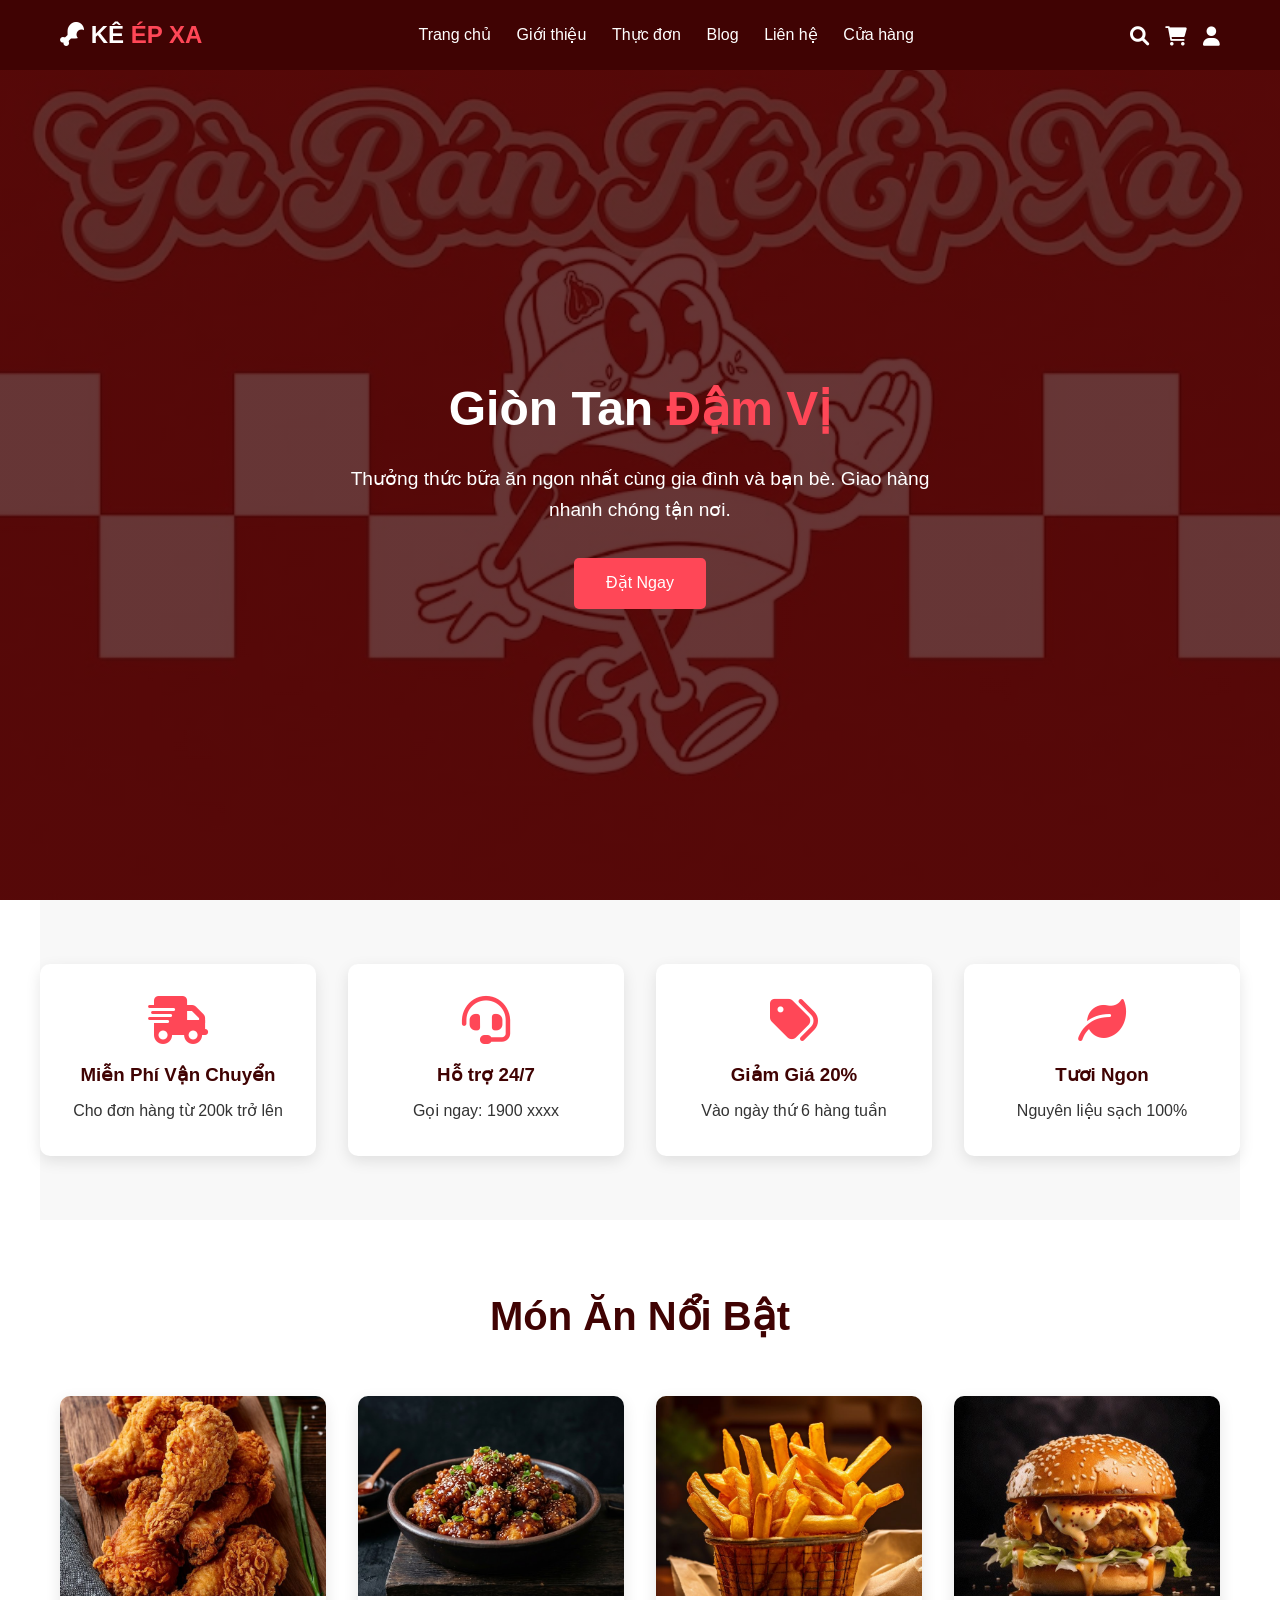
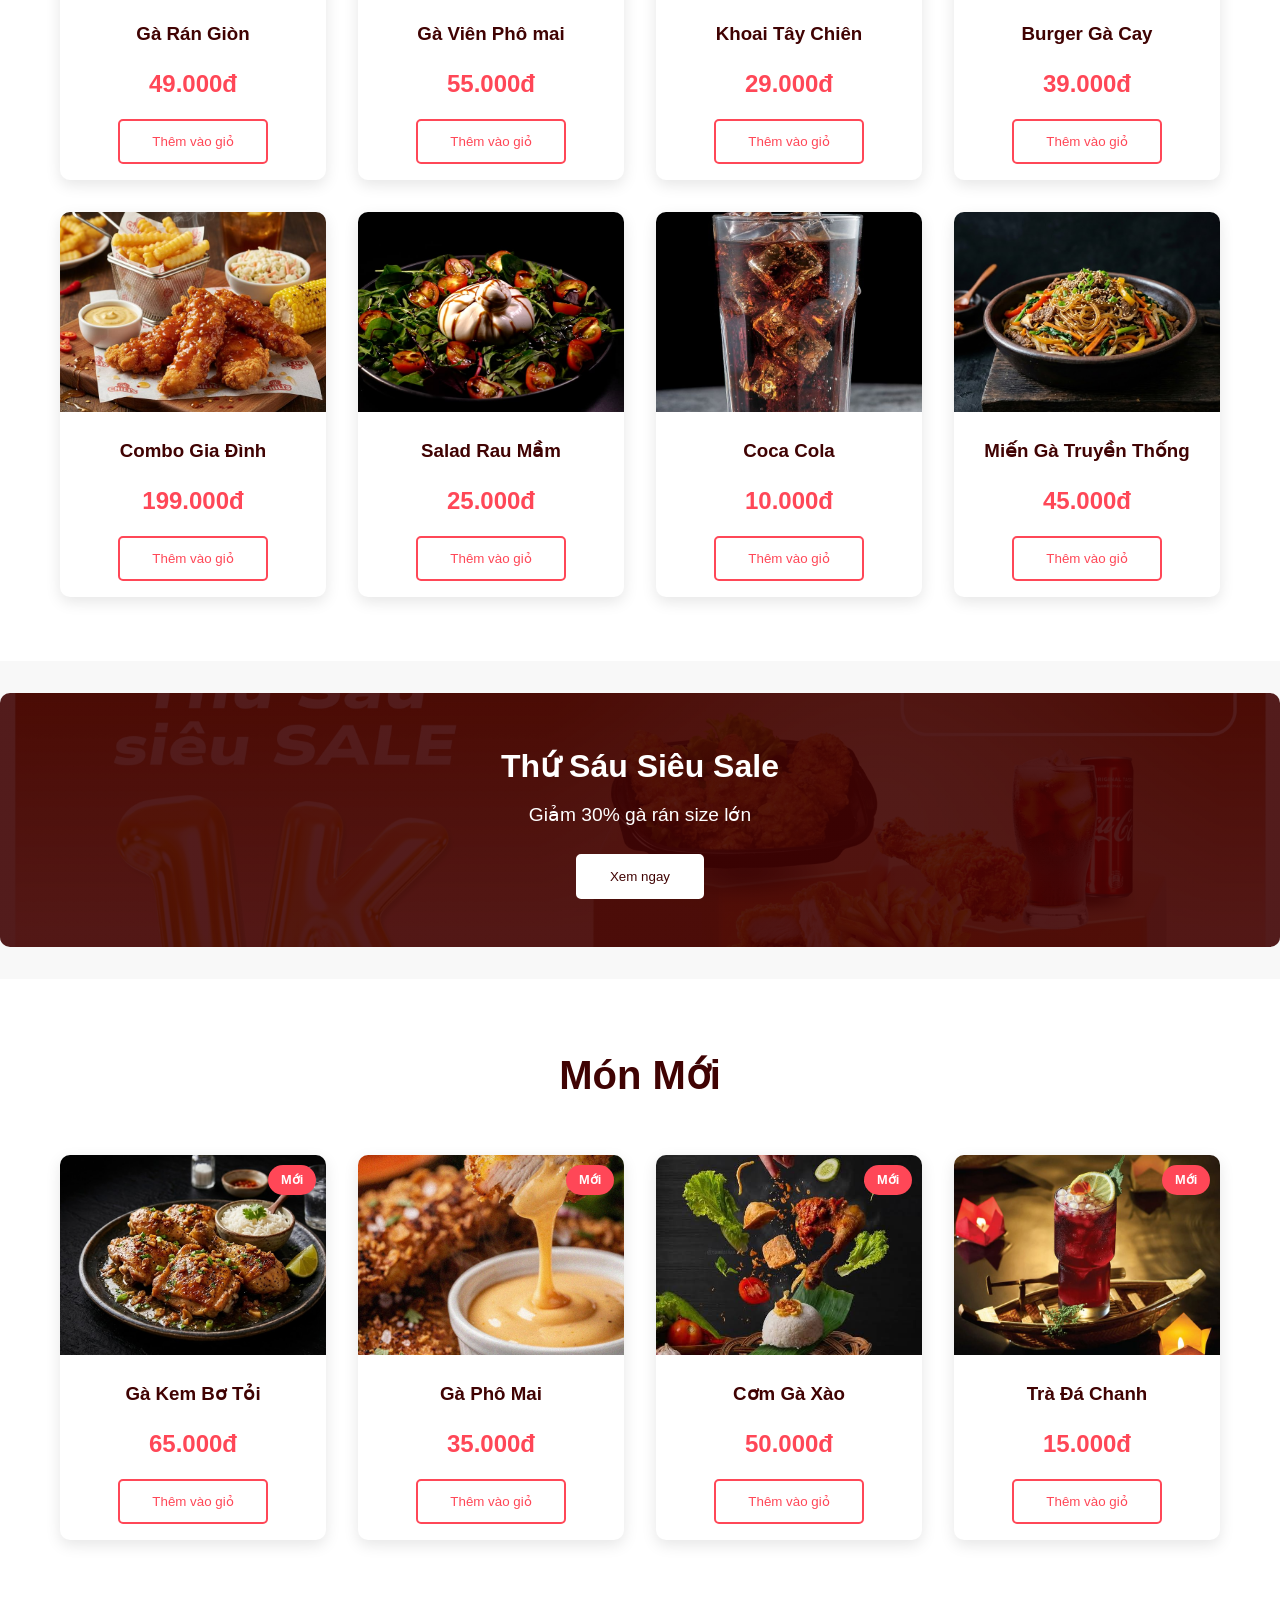
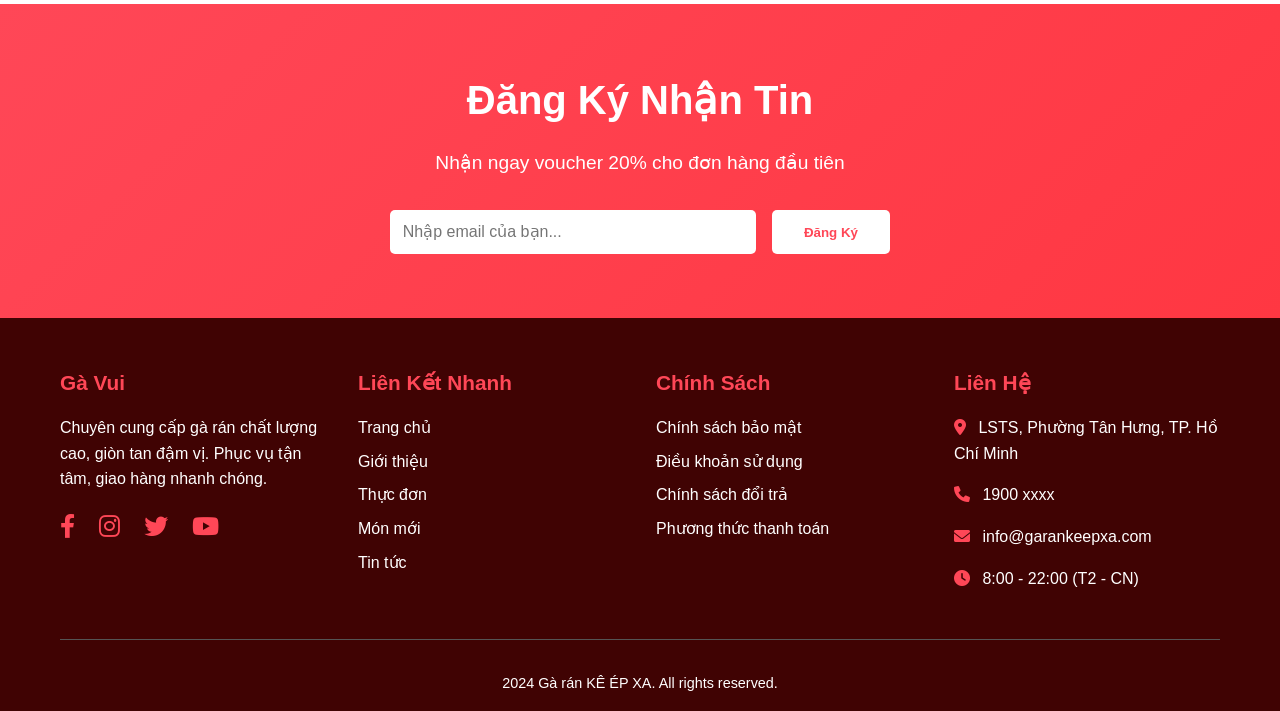
<file: index.html>
<!DOCTYPE html>
<html lang="vi">
<head>
    <meta charset="UTF-8">
    <meta name="viewport" content="width=device-width, initial-scale=1.0">
    <title>Gà Vui - Hương Vị Vàng Giòn</title>
    <link rel="stylesheet" href="./css/style.css">
    <link rel="stylesheet" href="https://cdnjs.cloudflare.com/ajax/libs/font-awesome/6.0.0/css/all.min.css">
    <script src="./js/main.js" defer></script>
</head>
<body>
    <header class="header">
        <div class="container">
            <a href="#" class="logo">
                <i class="fa-solid fa-drumstick-bite"></i> KÊ <span> ÉP XA </span>
            </a>
            <nav class="navbar">
                <a href="index.html">Trang chủ</a>
                <a href="about.html">Giới thiệu</a>
                <a href="product.html">Thực đơn </a>
                <a href="./blog.html">Blog</a>
                <a href="contact.html">Liên hệ</a>
                <a href="shop.html">Cửa hàng</a>
            </nav>
            <div class="icons">
                <i class="fa-solid fa-magnifying-glass"></i>
                <i class="fa-solid fa-cart-shopping"></i>
                <i class="fa-solid fa-user"></i> 
            </div>
        </div>
    </header>

    <section class="hero">
        <div class="hero-content">
            <h1>Giòn Tan <span class="highlight">Đậm Vị</span></h1>
            <p>Thưởng thức bữa ăn ngon nhất cùng gia đình và bạn bè. Giao hàng nhanh chóng tận nơi.</p>
            <a href="#products" class="btn btn-primary">Đặt Ngay</a>
        </div>
    </section>

  
    <section class="features container">
        <div class="feature-box">
            <i class="fa-solid fa-truck-fast"></i>
            <h3>Miễn Phí Vận Chuyển</h3>
            <p>Cho đơn hàng từ 200k trở lên</p>
        </div>
        <div class="feature-box">
            <i class="fa-solid fa-headset"></i>
            <h3>Hỗ trợ 24/7</h3>
            <p>Gọi ngay: 1900 xxxx</p>
        </div>
        <div class="feature-box">
            <i class="fa-solid fa-tags"></i>
            <h3>Giảm Giá 20%</h3>
            <p>Vào ngày thứ 6 hàng tuần</p>
        </div>
        <div class="feature-box">
            <i class="fa-solid fa-leaf"></i>
            <h3>Tươi Ngon</h3>
            <p>Nguyên liệu sạch 100%</p>
        </div>
    </section>

 
    <section class="products section-padding" id="products">
        <div class="container">
            <h2 class="section-title">Món Ăn Nổi Bật</h2>
            <div class="product-grid">
                <div class="product-card">
                    <div class="product-img">
                        <img src="./img/gà rán.jpg" alt="Gà rán">
                    </div>
                    <h3>Gà Rán Giòn</h3>
                    <p class="price">49.000đ</p>
                    <button class="btn btn-outline">Thêm vào giỏ</button>
                </div>
                <div class="product-card">
                    <div class="product-img">
                        <img src="./img/gà viên.jpg" alt="Gà viên">
                    </div>
                    <h3>Gà Viên Phô mai</h3>
                    <p class="price">55.000đ</p>
                    <button class="btn btn-outline">Thêm vào giỏ</button>
                </div>
                <div class="product-card">
                    <div class="product-img">
                        <img src="./img/khoai tây chiên.jpg" alt="Khoai tây">
                    </div>
                    <h3>Khoai Tây Chiên</h3>
                    <p class="price">29.000đ</p>
                    <button class="btn btn-outline">Thêm vào giỏ</button>
                </div>
                <div class="product-card">
                    <div class="product-img">
                        <img src="./img/burger gà.jpg" alt="Burger">
                    </div>
                    <h3>Burger Gà Cay</h3>
                    <p class="price">39.000đ</p>
                    <button class="btn btn-outline">Thêm vào giỏ</button>
                </div>
                <div class="product-card">
                    <div class="product-img">
                        <img src="./img/combo.jpg" alt="Combo">
                    </div>
                    <h3>Combo Gia Đình</h3>
                    <p class="price">199.000đ</p>
                    <button class="btn btn-outline">Thêm vào giỏ</button>
                </div>
                <div class="product-card">
                    <div class="product-img">
                        <img src="./img/salad.jpg" alt="Salad">
                    </div>
                    <h3>Salad Rau Mầm</h3>
                    <p class="price">25.000đ</p>
                    <button class="btn btn-outline">Thêm vào giỏ</button>
                </div>
                <div class="product-card">
                    <div class="product-img">
                        <img src="./img/coca.jpg" alt="Nước">
                    </div>
                    <h3>Coca Cola</h3>
                    <p class="price">10.000đ</p>
                    <button class="btn btn-outline">Thêm vào giỏ</button>
                </div>
                <div class="product-card">
                    <div class="product-img">
                        <img src="./img/miến hàn quốc.jpg" alt="Miến">
                    </div>
                    <h3>Miến Gà Truyền Thống</h3>
                    <p class="price">45.000đ</p>
                    <button class="btn btn-outline">Thêm vào giỏ</button>
                </div>
            </div>
        </div>
    </section>

<section class="sm-banner">
    <div class="banner-box">
        <div class="banner-content">
            <h3>Thứ Sáu Siêu Sale</h3>
            <p>Giảm 30% gà rán size lớn</p>
            <button class="btn btn-white">Xem ngay</button>
        </div>
    </div>
</section>

    <section class="new-products section-padding" id="new-products">
        <div class="container">
            <h2 class="section-title">Món Mới</h2>
            <div class="product-grid">
                <div class="product-card">
                    <div class="product-img">
                        <span class="new-tag">Mới</span>
                        <img src="./img/gà bơ tỏi.jpg" alt="Gà mới">
                    </div>
                    <h3>Gà Kem Bơ Tỏi</h3>
                    <p class="price">65.000đ</p>
                    <button class="btn btn-outline">Thêm vào giỏ</button>
                </div>
                <div class="product-card">
                    <div class="product-img">
                        <span class="new-tag">Mới</span>
                        <img src="./img/gà kem.jpg" alt="Gà phô mai">
                    </div>
                    <h3>Gà Phô Mai</h3>
                    <p class="price">35.000đ</p>
                    <button class="btn btn-outline">Thêm vào giỏ</button>
                </div>
                <div class="product-card">
                    <div class="product-img">
                        <span class="new-tag">Mới</span>
                        <img src="./img/cơm gà.jpg" alt="Cơm gà">
                    </div>
                    <h3>Cơm Gà Xào</h3>
                    <p class="price">50.000đ</p>
                    <button class="btn btn-outline">Thêm vào giỏ</button>
                </div>
                <div class="product-card">
                    <div class="product-img">
                        <span class="new-tag">Mới</span>
                        <img src="./img/trààchanh.jpg" alt="Trà đá">
                    </div>
                    <h3>Trà Đá Chanh</h3>
                    <p class="price">15.000đ</p>
                    <button class="btn btn-outline">Thêm vào giỏ</button>
                </div>
            </div>
        </div>
    </section>

    <section class="newsletter">
        <div class="container">
            <div class="newsletter-content">
                <h2>Đăng Ký Nhận Tin</h2>
                <p>Nhận ngay voucher 20% cho đơn hàng đầu tiên</p>
                <form class="newsletter-form">
                    <input type="email" placeholder="Nhập email của bạn...">
                    <button type="submit">Đăng Ký</button>
                </form>
            </div>
        </div>
    </section>

    <footer class="footer" id="footer">
        <div class="container">
            <div class="footer-content">
                <div class="footer-box">
                    <h3>Gà Vui</h3>
                    <p>Chuyên cung cấp gà rán chất lượng cao, giòn tan đậm vị. Phục vụ tận tâm, giao hàng nhanh chóng.</p>
                    <div class="social-links">
                        <a href="#"><i class="fa-brands fa-facebook-f"></i></a>
                        <a href="#"><i class="fa-brands fa-instagram"></i></a>
                        <a href="#"><i class="fa-brands fa-twitter"></i></a>
                        <a href="#"><i class="fa-brands fa-youtube"></i></a>
                    </div>
                </div>
                <div class="footer-box">
                    <h3>Liên Kết Nhanh</h3>
                    <ul>
                        <li><a href="index.html">Trang chủ</a></li>
                        <li><a href="about.html">Giới thiệu</a></li>
                        <li><a href="#products">Thực đơn</a></li>
                        <li><a href="#new-products">Món mới</a></li>
                        <li><a href="#">Tin tức</a></li>
                    </ul>
                </div>
                <div class="footer-box">
                    <h3>Chính Sách</h3>
                    <ul>
                        <li><a href="#">Chính sách bảo mật</a></li>
                        <li><a href="#">Điều khoản sử dụng</a></li>
                        <li><a href="#">Chính sách đổi trả</a></li>
                        <li><a href="#">Phương thức thanh toán</a></li>
                    </ul>
                </div>
                <div class="footer-box">
                    <h3>Liên Hệ</h3>
                    <p><i class="fa-solid fa-location-dot"></i> LSTS, Phường Tân Hưng, TP. Hồ Chí Minh</p>
                    <p><i class="fa-solid fa-phone"></i> 1900 xxxx</p>
                    <p><i class="fa-solid fa-envelope"></i> info@garankeepxa.com</p>
                    <p><i class="fa-solid fa-clock"></i> 8:00 - 22:00 (T2 - CN)</p>
                </div>
            </div>
            <div class="footer-bottom">
                <p> 2024 Gà rán KÊ ÉP XA. All rights reserved.</p>
            </div>
        </div>
    </footer>

</body>
</html>
</file>
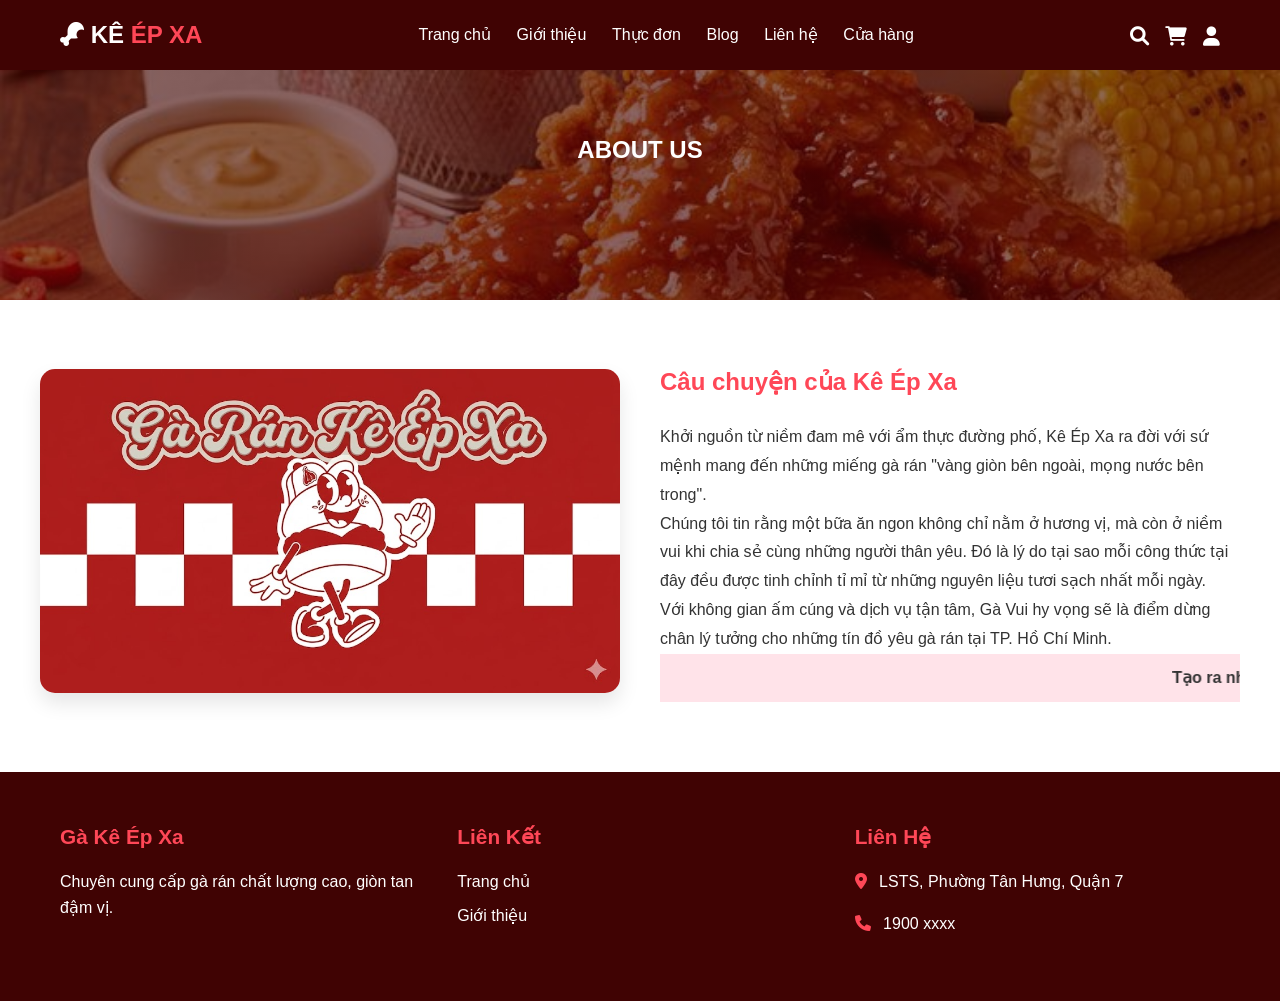
<file: about.html>
<!DOCTYPE html>
<html lang="vi">
<head>
    <meta charset="UTF-8">
    <meta name="viewport" content="width=device-width, initial-scale=1.0">
    <title>Giới Thiệu - Gà Kê Ép Xa</title>
    <link rel="stylesheet" href="./css/style.css">
    <link rel="stylesheet" href="https://cdnjs.cloudflare.com/ajax/libs/font-awesome/6.0.0/css/all.min.css">
</head>
<body>
     <header class="header">
        <div class="container">
            <a href="#" class="logo">
                <i class="fa-solid fa-drumstick-bite"></i> KÊ <span> ÉP XA </span>
            </a>
            <nav class="navbar">
                <a href="index.html">Trang chủ</a>
                <a href="about.html">Giới thiệu</a>
                <a href="product.html">Thực đơn </a>
                <a href="./blog.html">Blog</a>
                <a href="contact.html">Liên hệ</a>
                <a href="shop.html">Cửa hàng</a>
            </nav>
            <div class="icons">
                <i class="fa-solid fa-magnifying-glass"></i>
                <i class="fa-solid fa-cart-shopping"></i>
                <i class="fa-solid fa-user"></i> 
            </div>
        </div>
    </header>

    <section class="about-hero">
        <h1>ABOUT US</h1>
    </section>

    <section class="about-content container">
        <div class="about-grid">
            <div class="about-img">
                <img src="./img/background.jpg" alt=" Gà KE EP XA">
            </div>
            <div class="about-text">
                <h2>Câu chuyện của Kê Ép Xa</h2>
                <p>Khởi nguồn từ niềm đam mê với ẩm thực đường phố, Kê Ép Xa ra đời với sứ mệnh mang đến những miếng gà rán "vàng giòn bên ngoài, mọng nước bên trong".</p>
                <p>Chúng tôi tin rằng một bữa ăn ngon không chỉ nằm ở hương vị, mà còn ở niềm vui khi chia sẻ cùng những người thân yêu. Đó là lý do tại sao mỗi công thức tại đây đều được tinh chỉnh tỉ mỉ từ những nguyên liệu tươi sạch nhất mỗi ngày.</p>
                <p>Với không gian ấm cúng và dịch vụ tận tâm, Gà Vui hy vọng sẽ là điểm dừng chân lý tưởng cho những tín đồ yêu gà rán tại TP. Hồ Chí Minh.</p>
                <marquee loop="-1" scrollamount="5" width="100%">
                Tạo ra những trải nghiệm ẩm thực tuyệt vời nhất - Gà rán giòn tan, đậm vị truyền thống! </marquee>
            </div>
        </div>
    </section>

    <footer class="footer" id="footer">
        <div class="container">
            <div class="footer-content">
                <div class="footer-box">
                    <h3>Gà Kê Ép Xa</h3>
                    <p>Chuyên cung cấp gà rán chất lượng cao, giòn tan đậm vị.</p>
                </div>
                <div class="footer-box">
                    <h3>Liên Kết</h3>
                    <ul>
                        <li><a href="index.html">Trang chủ</a></li>
                        <li><a href="about.html">Giới thiệu</a></li>
                    </ul>
                </div>
                <div class="footer-box">
                    <h3>Liên Hệ</h3>
                    <p><i class="fa-solid fa-location-dot"></i> LSTS, Phường Tân Hưng, Quận 7</p>
                    <p><i class="fa-solid fa-phone"></i> 1900 xxxx</p>
                </div>
            </div>
        </div>
    </footer>
</body>
</html>
</file>
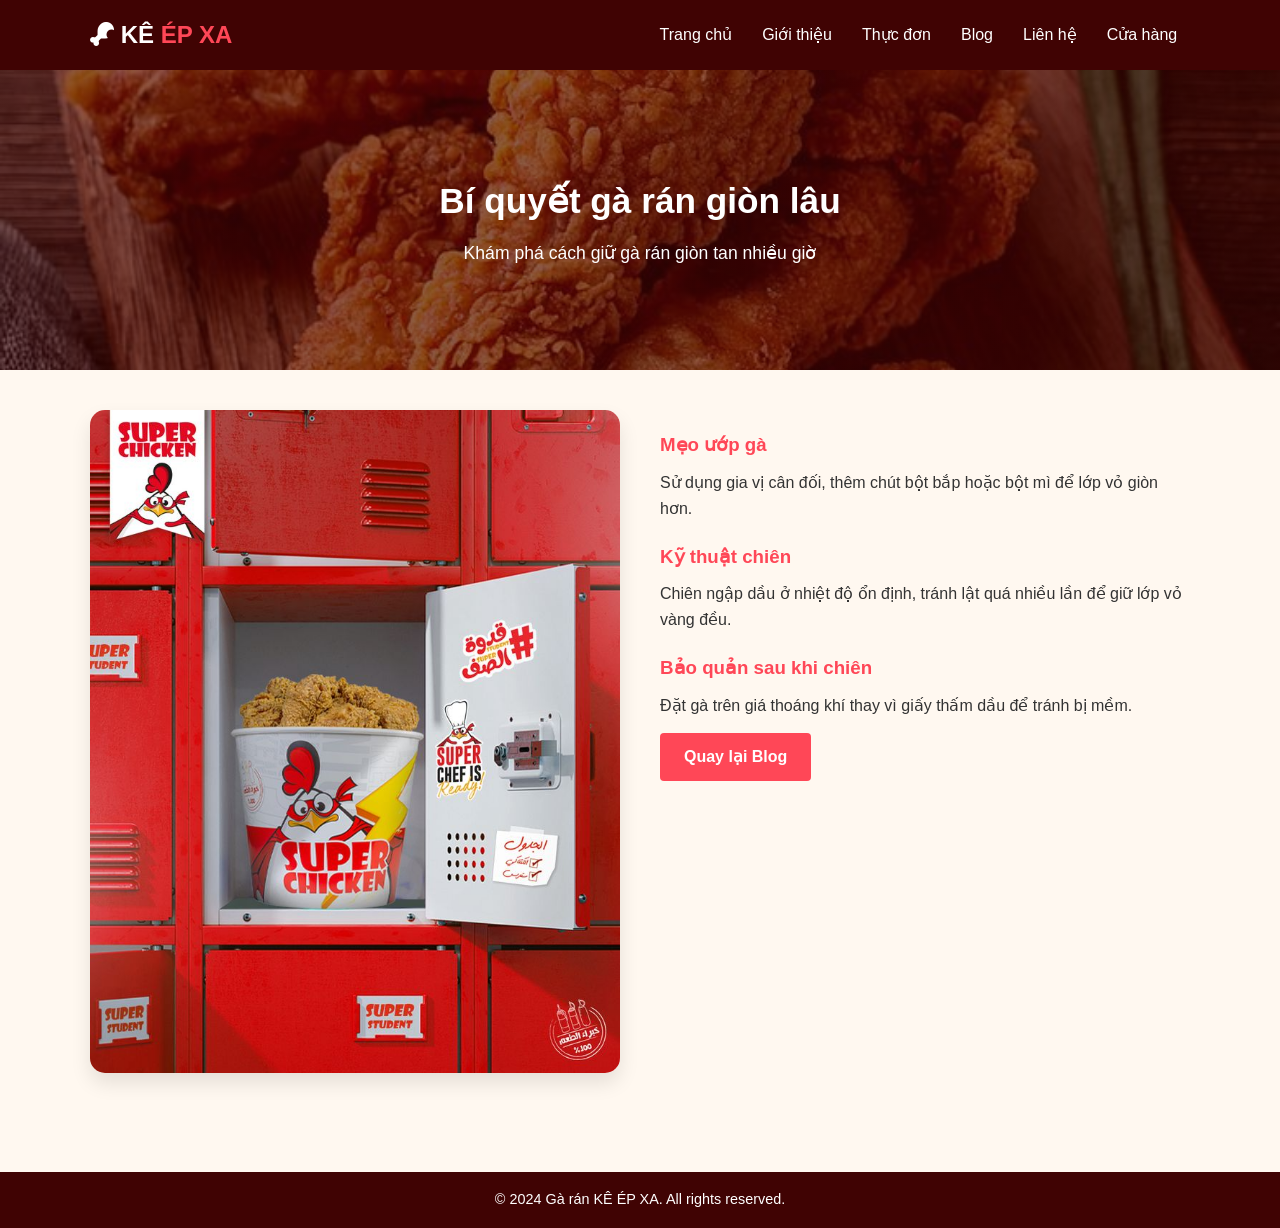
<file: biquyetgaran.html>
<!DOCTYPE html>
<html lang="vi">
<head>
  <meta charset="UTF-8">
  <meta name="viewport" content="width=device-width, initial-scale=1.0">
  <link rel="stylesheet" href="./css/blog.css">
  <link rel="stylesheet" href="https://cdnjs.cloudflare.com/ajax/libs/font-awesome/6.0.0/css/all.min.css">
</head>
<body>
<header class="header">
  <div class="container">
     <a href="index.html" class="logo">
        <i class="fa-solid fa-drumstick-bite"></i> KÊ <span> ÉP XA </span>
     </a>
    <nav class="navbar">
      <a href="index.html">Trang chủ</a>
      <a href="about.html">Giới thiệu</a>
      <a href="product.html">Thực đơn</a>
      <a href="./blog.html">Blog</a>
      <a href="contact.html">Liên hệ</a>
      <a href="shop.html">Cửa hàng</a>
    </nav>
  </div>
</header>


  <section id="page-header" class="about-header">
    <h2>Bí quyết gà rán giòn lâu</h2>
    <p>Khám phá cách giữ gà rán giòn tan nhiều giờ</p>
  </section>
  
<section class="blog-content container">

  <div class="blog-item">
    <div class="blog-img">
      <img src="./img/blog1.jpg" alt="Gà rán giòn lâu">
    </div>

    <div class="blog-text">
      <h3>Mẹo ướp gà</h3>
      <p>Sử dụng gia vị cân đối, thêm chút bột bắp hoặc bột mì để lớp vỏ giòn hơn.</p>
      <h3>Kỹ thuật chiên</h3>
      <p>Chiên ngập dầu ở nhiệt độ ổn định, tránh lật quá nhiều lần để giữ lớp vỏ vàng đều.</p>
      <h3>Bảo quản sau khi chiên</h3>
      <p>Đặt gà trên giá thoáng khí thay vì giấy thấm dầu để tránh bị mềm.</p>


      <a href="./blog.html" class="btn btn-primary">Quay lại Blog</a>
    </div>
  </div>

</section>

  <footer class="footer">
    <div class="container">
      <div class="footer-bottom">
        <p>&copy; 2024 Gà rán KÊ ÉP XA. All rights reserved.</p>
      </div>
    </div>
  </footer>
</body>
</html>
</file>
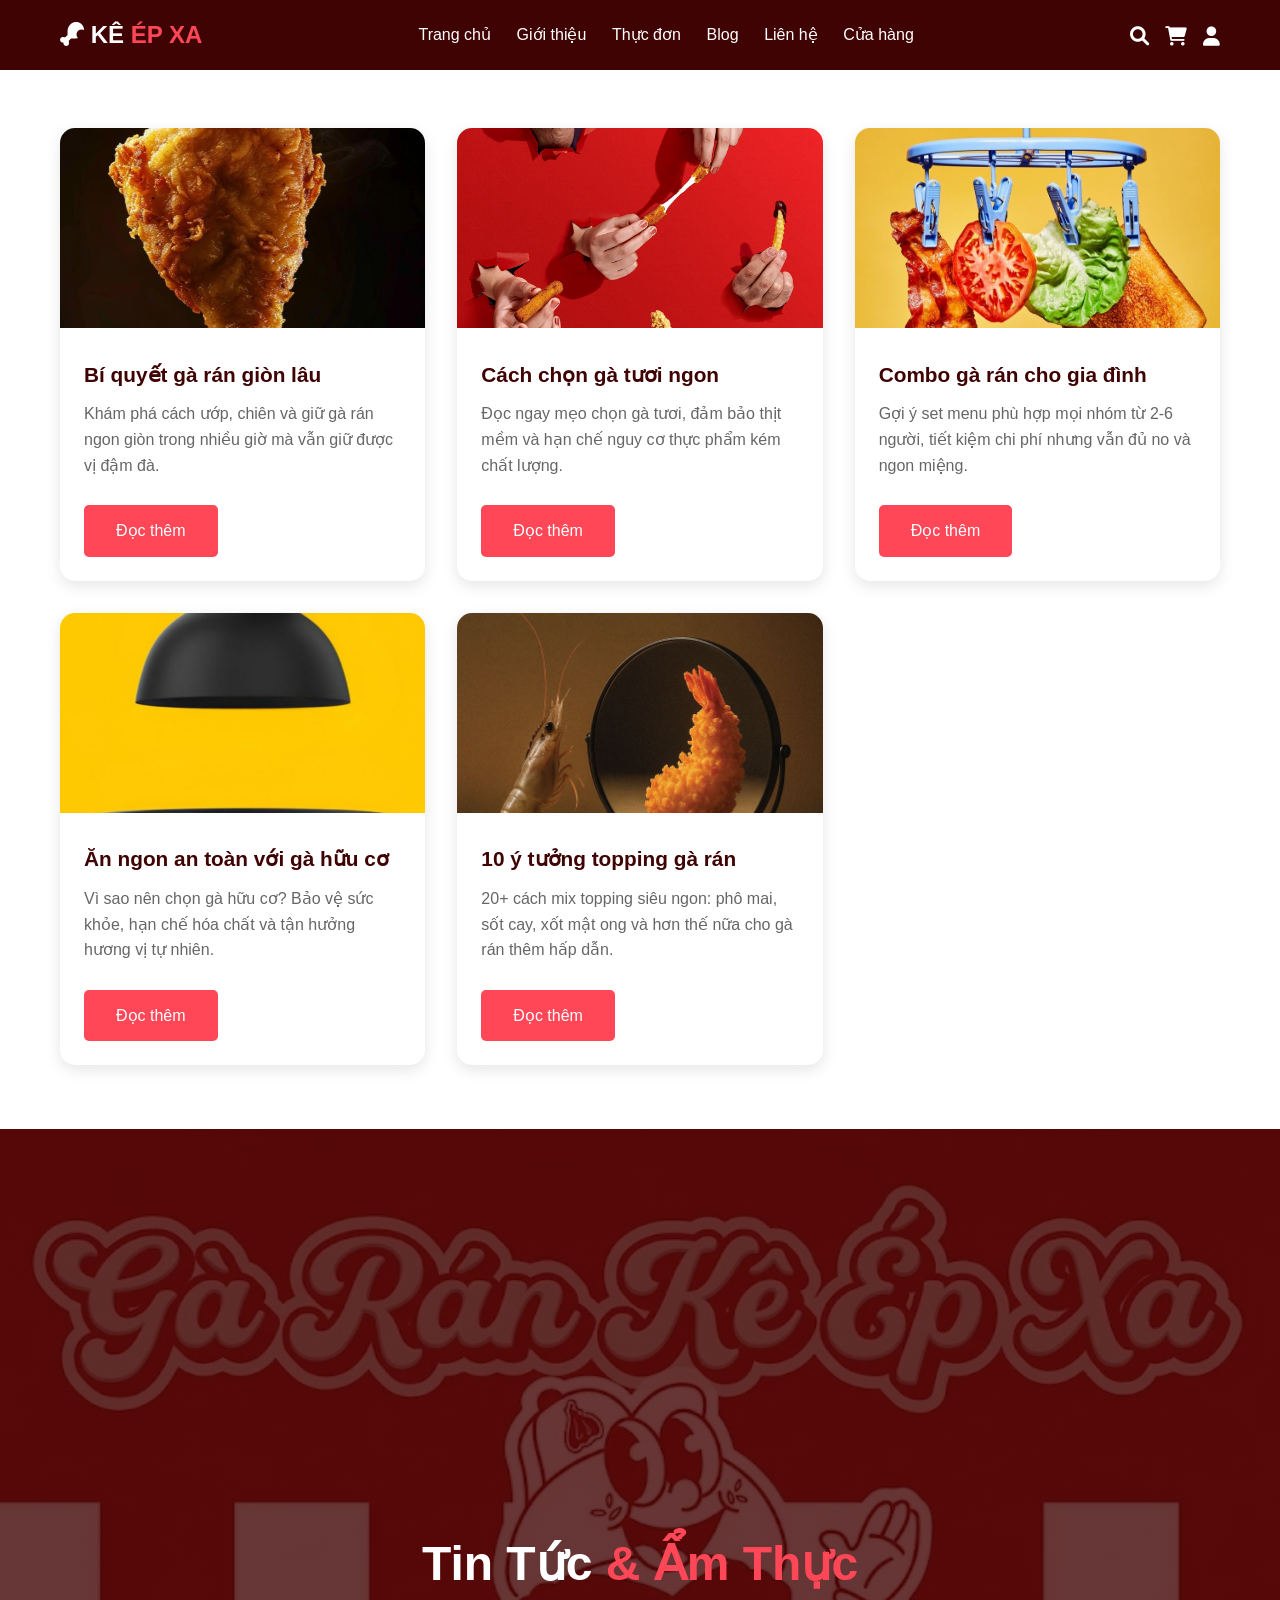
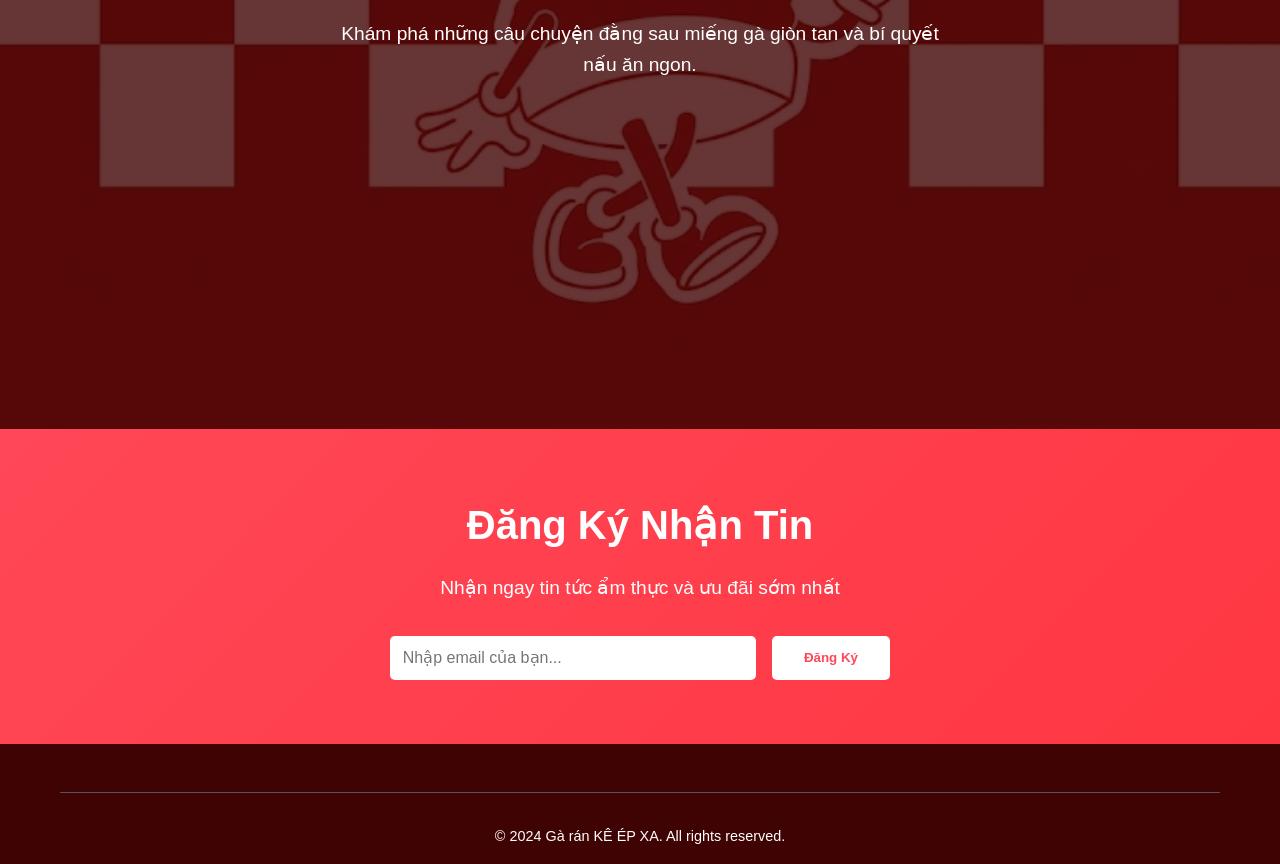
<file: blog.html>
<!DOCTYPE html>
<html lang="vi">
<head>
    <meta charset="UTF-8">
    <meta name="viewport" content="width=device-width, initial-scale=1.0">
    <title>Tin Tức & Blog - Gà rán Kê Ép Xa</title>
    <link rel="stylesheet" href="./css/style.css">
    <link rel="stylesheet" href="https://cdnjs.cloudflare.com/ajax/libs/font-awesome/6.0.0/css/all.min.css">
    <script src="./js/main.js" defer></script>
</head>
<body>
    <header class="header">
        <div class="container">
            <a href="index.html" class="logo">
                <i class="fa-solid fa-drumstick-bite"></i> KÊ <span> ÉP XA </span>
            </a>
            <nav class="navbar">
                <a href="index.html">Trang chủ</a>
                <a href="about.html">Giới thiệu</a>
                <a href="product.html">Thực đơn </a>
                <a href="blog.html">Blog</a>
                <a href="contact.html">Liên hệ</a>
                <a href="shop.html">Cửa hàng</a>
            </nav>
            <div class="icons">
                <i class="fa-solid fa-magnifying-glass"></i>
                <i class="fa-solid fa-cart-shopping"></i>
                <i class="fa-solid fa-user"></i> 
            </div>
        </div>
    </header>

     <section id="page-header" class="about-header">
    <h2>Blog của chúng tôi</h2>
    <p>Hãy tìm đọc blog và theo dõi Kê Ép Xa</p>
    </section>

    <section id="blog">
        <div class="container">
            <div class="blog-box">
                <div class="blog-img">
                    <img src="./img/blog/b1.jpg" alt="">
                </div>
                <div class="blog-details">
                    <h4>Bí quyết gà rán giòn lâu</h4>
                    <p>Khám phá cách ướp, chiên và giữ gà rán ngon giòn trong nhiều giờ mà vẫn giữ được vị đậm đà.</p>
                    <a href="./biquyetgaran.html" class="btn btn-primary">Đọc thêm</a>
                </div>
            </div>
            <div class="blog-box">
                <div class="blog-img">
                    <img src="./img/blog/b2.jpg" alt="">
                </div>
                <div class="blog-details">
                    <h4>Cách chọn gà tươi ngon</h4>
                    <p>Đọc ngay mẹo chọn gà tươi, đảm bảo thịt mềm và hạn chế nguy cơ thực phẩm kém chất lượng.</p>
                    <a href="chon-ga-tuoi-ngon.html" class="btn btn-primary">Đọc thêm</a>
                </div>
            </div>
            <div class="blog-box">
                <div class="blog-img">
                    <img src="./img/blog/b3.jpg" alt="">
                </div>
                <div class="blog-details">
                    <h4>Combo gà rán cho gia đình</h4>
                    <p>Gợi ý set menu phù hợp mọi nhóm từ 2-6 người, tiết kiệm chi phí nhưng vẫn đủ no và ngon miệng.</p>
                    <a href="combo-ga-ran-gia-dinh.html" class="btn btn-primary">Đọc thêm</a>
                </div>
            </div>
            <div class="blog-box">
                <div class="blog-img">
                    <img src="./img/blog/b4.jpg" alt="">
                </div>
                <div class="blog-details">
                    <h4>Ăn ngon an toàn với gà hữu cơ</h4>
                    <p>Vì sao nên chọn gà hữu cơ? Bảo vệ sức khỏe, hạn chế hóa chất và tận hưởng hương vị tự nhiên.</p>
                    <a href="ga-huu-co.html" class="btn btn-primary">Đọc thêm</a>
                </div>
            </div>
            <div class="blog-box">
                <div class="blog-img">
                    <img src="./img/blog/b5.jpg" alt="">
                </div>
                <div class="blog-details">
                    <h4>10 ý tưởng topping gà rán</h4>
                    <p>20+ cách mix topping siêu ngon: phô mai, sốt cay, xốt mật ong và hơn thế nữa cho gà rán thêm hấp dẫn.</p>
                    <a href="toping-ga-ran.html" class="btn btn-primary">Đọc thêm</a>
                </div>
            </div>
        </div>
    </section>

    <section class="hero">
        <div class="hero-content">
            <h1>Tin Tức <span class="highlight">& Ẩm Thực</span></h1>
            <p>Khám phá những câu chuyện đằng sau miếng gà giòn tan và bí quyết nấu ăn ngon.</p>
        </div>
    </section>

    <section class="newsletter">
        <div class="container">
            <div class="newsletter-content">
                <h2>Đăng Ký Nhận Tin</h2>
                <p>Nhận ngay tin tức ẩm thực và ưu đãi sớm nhất</p>
                <form class="newsletter-form">
                    <input type="email" placeholder="Nhập email của bạn...">
                    <button type="submit">Đăng Ký</button>
                </form>
            </div>
        </div>
    </section>

    <footer class="footer">
        <div class="container">
            <div class="footer-bottom">
                <p>&copy; 2024 Gà rán KÊ ÉP XA. All rights reserved.</p>
            </div>
        </div>
    </footer>
</body>
</html>
</file>
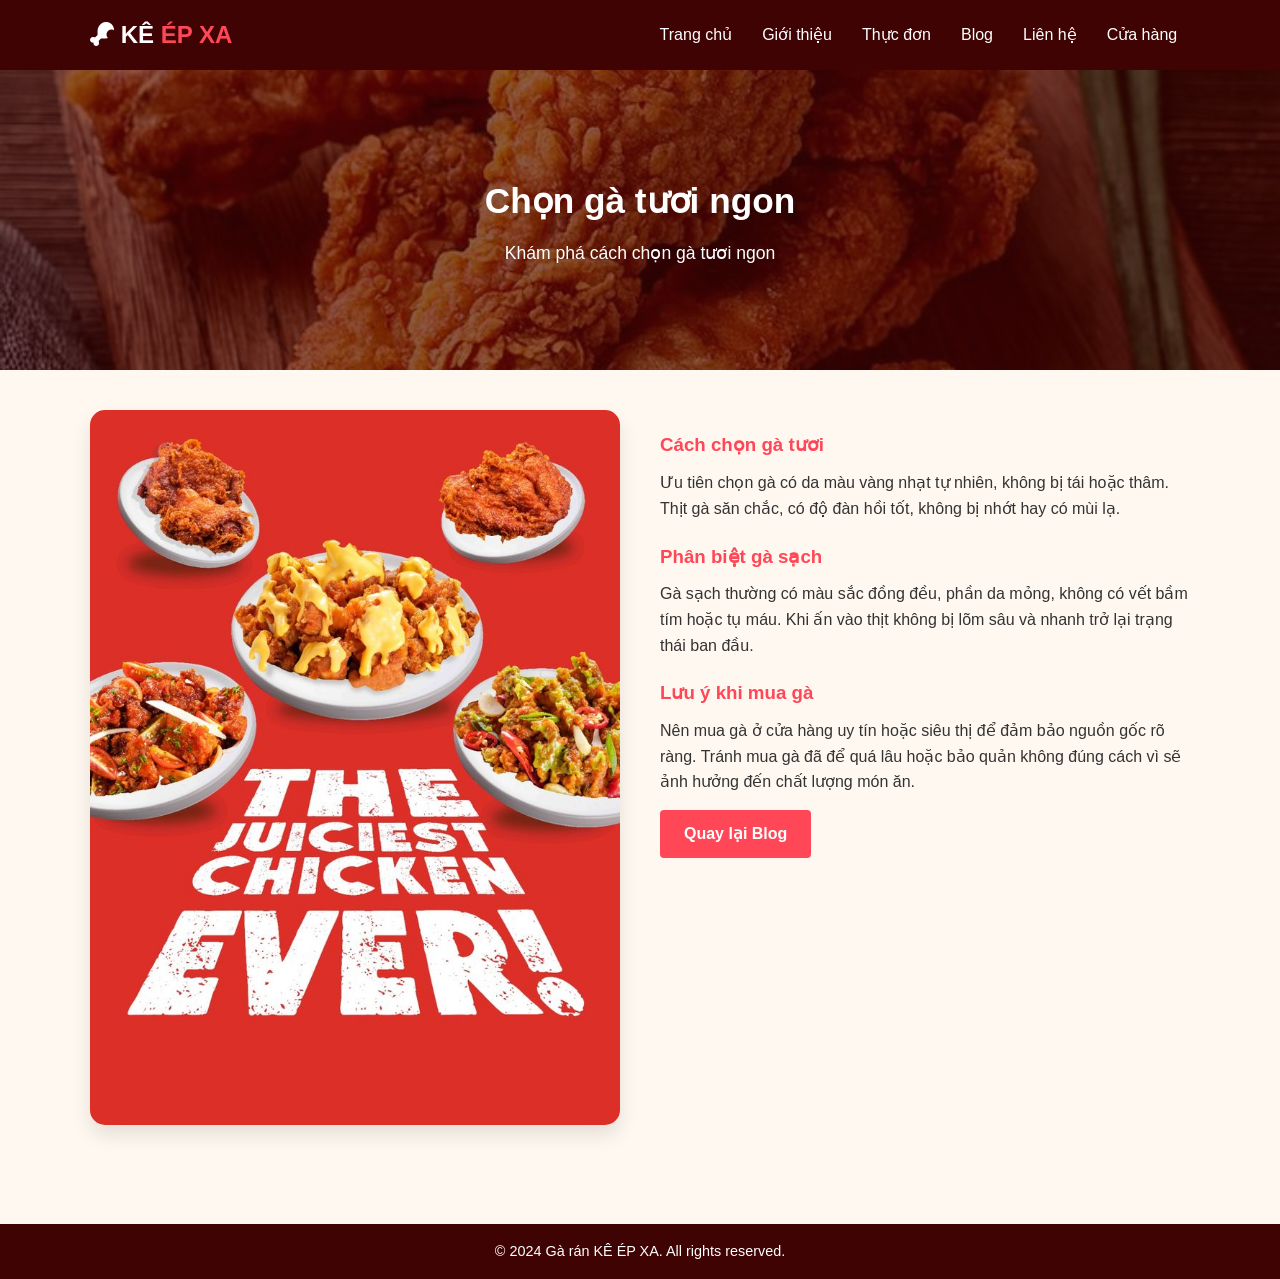
<file: chon-ga-tuoi-ngon.html>
<!DOCTYPE html>
<html lang="vi">
<head>
  <meta charset="UTF-8">
  <meta name="viewport" content="width=device-width, initial-scale=1.0">
  <link rel="stylesheet" href="./css/blog.css">
  <link rel="stylesheet" href="https://cdnjs.cloudflare.com/ajax/libs/font-awesome/6.0.0/css/all.min.css">
</head>
<body>
<header class="header">
  <div class="container">
     <a href="index.html" class="logo">
        <i class="fa-solid fa-drumstick-bite"></i> KÊ <span> ÉP XA </span>
     </a>
    <nav class="navbar">
      <a href="index.html">Trang chủ</a>
      <a href="about.html">Giới thiệu</a>
      <a href="product.html">Thực đơn</a>
      <a href="./blog.html">Blog</a>
      <a href="contact.html">Liên hệ</a>
      <a href="shop.html">Cửa hàng</a>
    </nav>
  </div>
</header>


  <section id="page-header" class="about-header">
    <h2>Chọn gà tươi ngon</h2>
    <p>Khám phá cách chọn gà tươi ngon</p>
  </section>
  
<section class="blog-content container">

  <div class="blog-item">
    <div class="blog-img">
      <img src="./img/blog2.jpg" alt="Gà rán giòn lâu">
    </div>

    <div class="blog-text">
      <h3>Cách chọn gà tươi</h3>
      <p>Ưu tiên chọn gà có da màu vàng nhạt tự nhiên, không bị tái hoặc thâm. Thịt gà săn chắc, có độ đàn hồi tốt, không bị nhớt hay có mùi lạ.</p>
      <h3>Phân biệt gà sạch</h3>
      <p>Gà sạch thường có màu sắc đồng đều, phần da mỏng, không có vết bầm tím hoặc tụ máu. Khi ấn vào thịt không bị lõm sâu và nhanh trở lại trạng thái ban đầu.</p>
      <h3>Lưu ý khi mua gà</h3>
      <p>Nên mua gà ở cửa hàng uy tín hoặc siêu thị để đảm bảo nguồn gốc rõ ràng. Tránh mua gà đã để quá lâu hoặc bảo quản không đúng cách vì sẽ ảnh hưởng đến chất lượng món ăn.</p>

      <a href="./blog.html" class="btn btn-primary">Quay lại Blog</a>
    </div>
  </div>

</section>

  <footer class="footer">
    <div class="container">
      <div class="footer-bottom">
        <p>&copy; 2024 Gà rán KÊ ÉP XA. All rights reserved.</p>
      </div>
    </div>
  </footer>
</body>
</html>
</file>
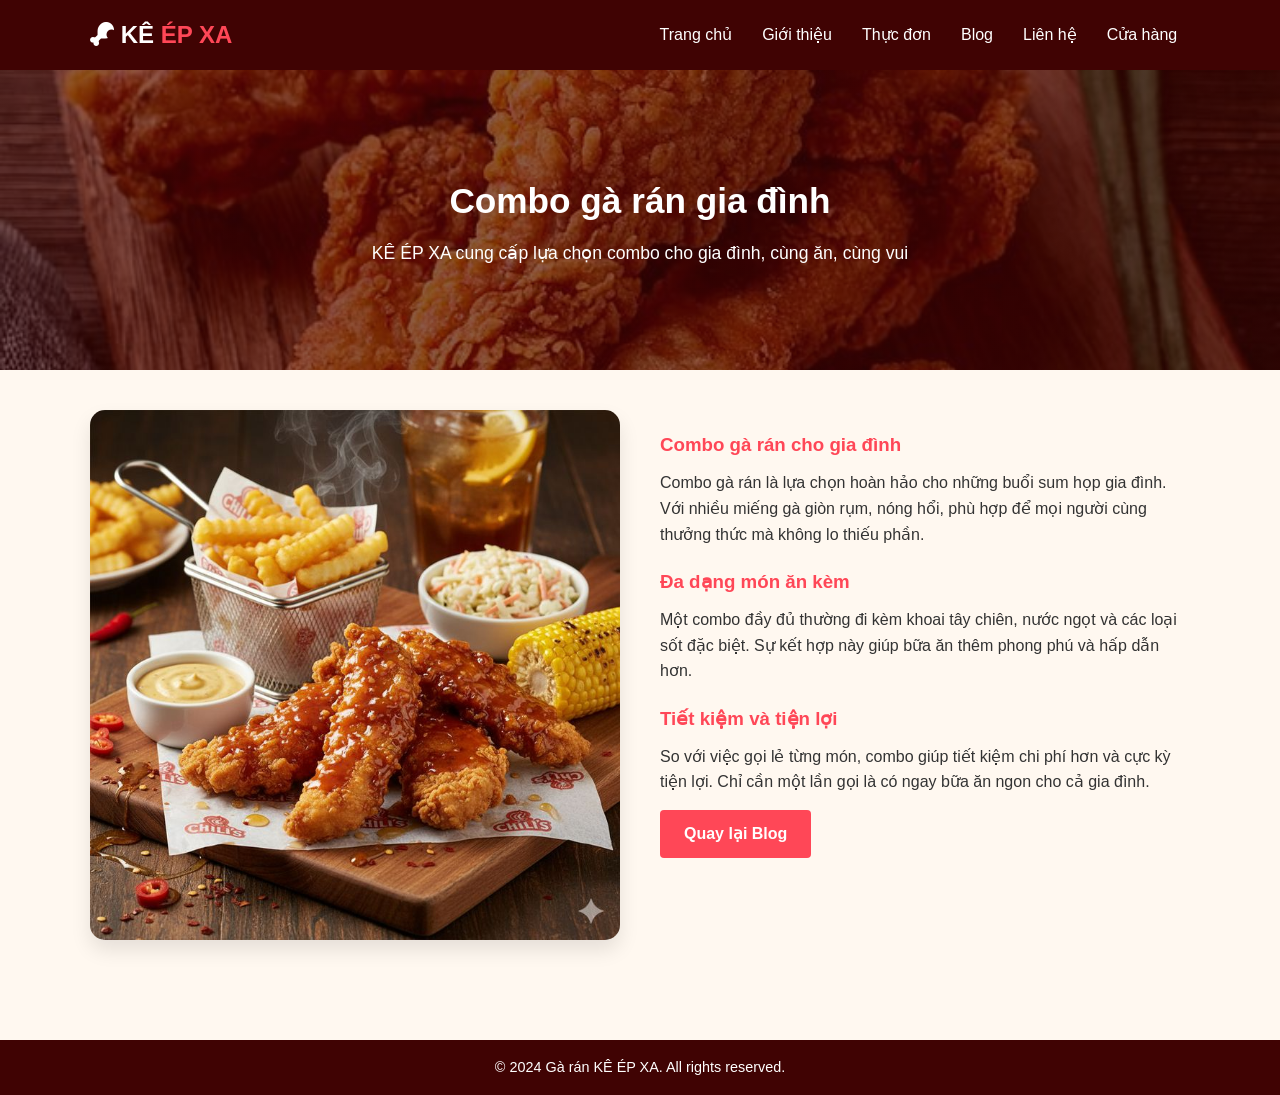
<file: combo-ga-ran-gia-dinh.html>
<!DOCTYPE html>
<html lang="vi">
<head>
  <meta charset="UTF-8">
  <meta name="viewport" content="width=device-width, initial-scale=1.0">
  <link rel="stylesheet" href="./css/blog.css">
  <link rel="stylesheet" href="https://cdnjs.cloudflare.com/ajax/libs/font-awesome/6.0.0/css/all.min.css">
</head>
<body>
<header class="header">
  <div class="container">
     <a href="index.html" class="logo">
        <i class="fa-solid fa-drumstick-bite"></i> KÊ <span> ÉP XA </span>
     </a>
    <nav class="navbar">
      <a href="index.html">Trang chủ</a>
      <a href="about.html">Giới thiệu</a>
      <a href="product.html">Thực đơn</a>
      <a href="./blog.html">Blog</a>
      <a href="contact.html">Liên hệ</a>
      <a href="shop.html">Cửa hàng</a>
    </nav>
  </div>
</header>


  <section id="page-header" class="about-header">
    <h2>Combo gà rán gia đình</h2>
    <p>KÊ ÉP XA cung cấp lựa chọn combo cho gia đình, cùng ăn, cùng vui</p>
  </section>
  
<section class="blog-content container">

  <div class="blog-item">
    <div class="blog-img">
      <img src="./img/combo.jpg" alt="Combo gà rán gia đình">
    </div>

    <div class="blog-text">
      <h3>Combo gà rán cho gia đình</h3>
      <p>Combo gà rán là lựa chọn hoàn hảo cho những buổi sum họp gia đình. Với nhiều miếng gà giòn rụm, nóng hổi, phù hợp để mọi người cùng thưởng thức mà không lo thiếu phần.</p>
      <h3>Đa dạng món ăn kèm</h3>
      <p>Một combo đầy đủ thường đi kèm khoai tây chiên, nước ngọt và các loại sốt đặc biệt. Sự kết hợp này giúp bữa ăn thêm phong phú và hấp dẫn hơn.</p>
      <h3>Tiết kiệm và tiện lợi</h3>
      <p>So với việc gọi lẻ từng món, combo giúp tiết kiệm chi phí hơn và cực kỳ tiện lợi. Chỉ cần một lần gọi là có ngay bữa ăn ngon cho cả gia đình.</p>

      <a href="./blog.html" class="btn btn-primary">Quay lại Blog</a>
    </div>
  </div>

</section>

  <footer class="footer">
    <div class="container">
      <div class="footer-bottom">
        <p>&copy; 2024 Gà rán KÊ ÉP XA. All rights reserved.</p>
      </div>
    </div>
  </footer>
</body>
</html>
</file>
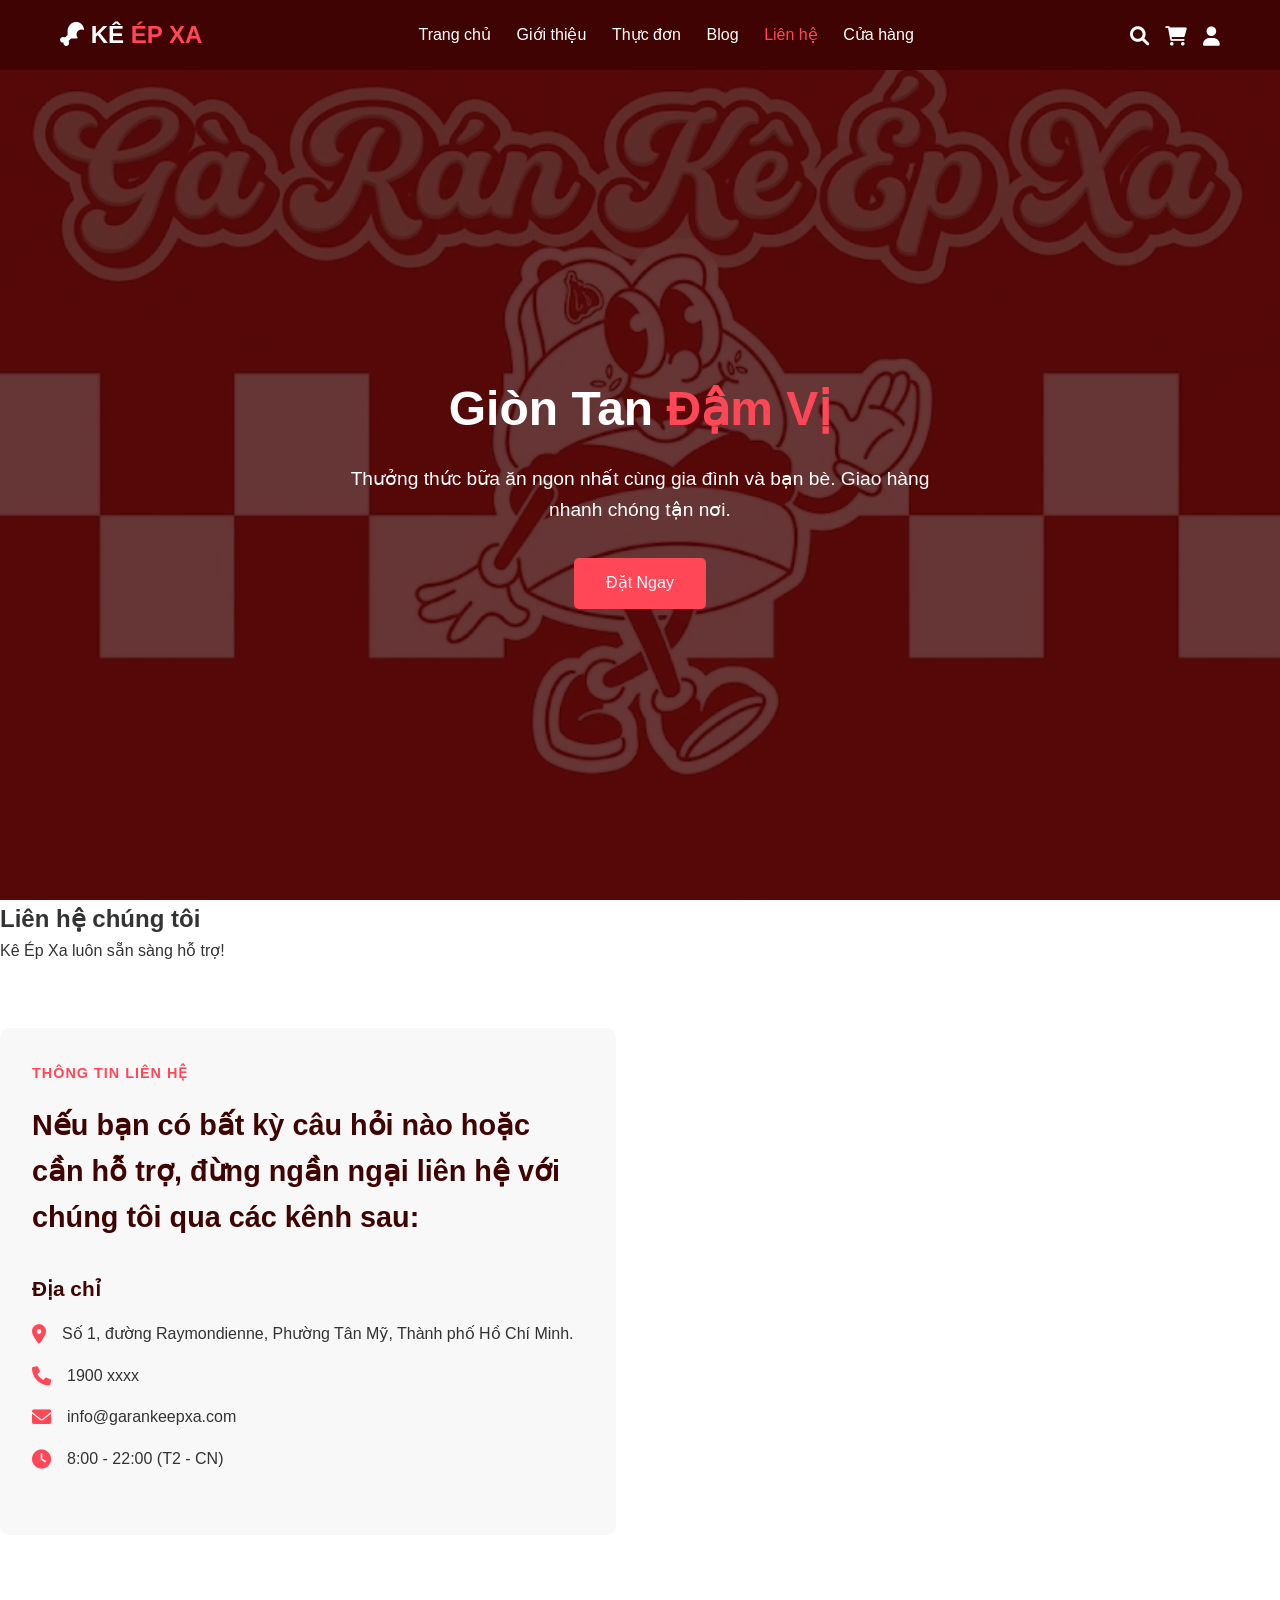
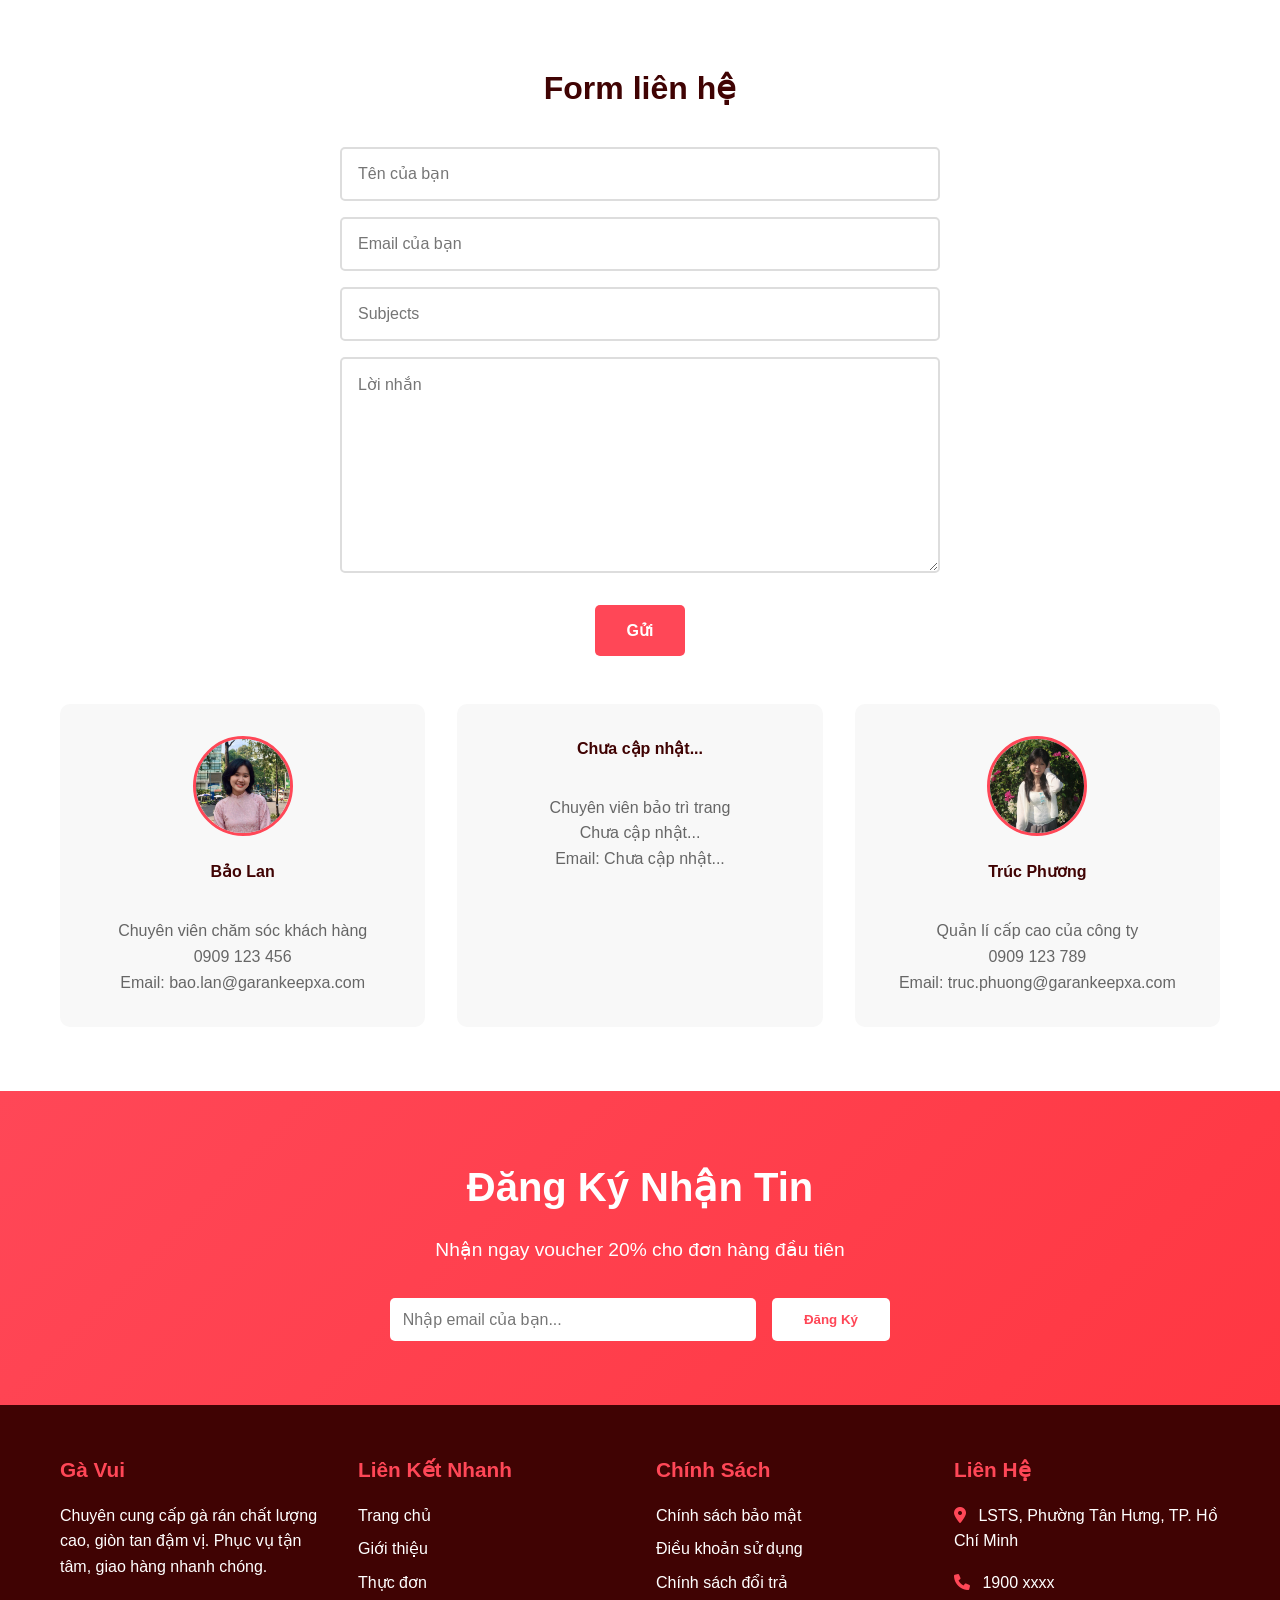
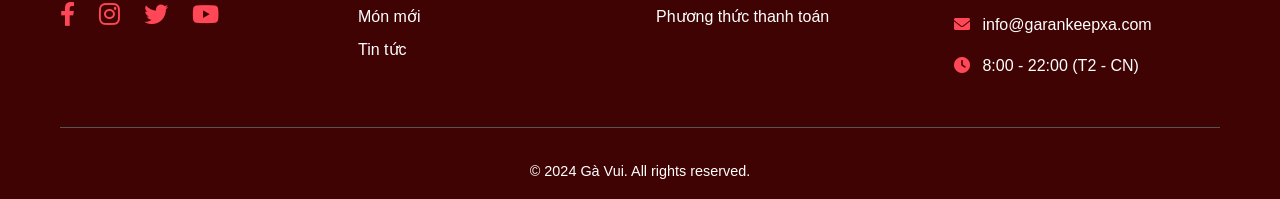
<file: contact.html>
<!DOCTYPE html>
<html lang="vi">
<head>
    <meta charset="UTF-8">
    <meta name="viewport" content="width=device-width, initial-scale=1.0">
    <title>Gà Vui - Hương Vị Vàng Giòn</title>
    <link rel="stylesheet" href="./css/style.css">
    <link rel="stylesheet" href="https://cdnjs.cloudflare.com/ajax/libs/font-awesome/6.0.0/css/all.min.css">
    <script src="./js/main.js" defer></script>
</head>

<body>
    <header class="header">
        <div class="container">
            <a href="#" class="logo">
                <i class="fa-solid fa-drumstick-bite"></i> KÊ <span> ÉP XA </span>
            </a>
            <nav class="navbar">
                <a href="index.html">Trang chủ</a>
                <a href="about.html">Giới thiệu</a>
                <a href="product.html">Thực đơn </a>
                <a href="./blog.html">Blog</a>
                <a class="active" href="contact.html">Liên hệ</a>
                <a href="shop.html">Cửa hàng</a>
            </nav>
            <div class="icons">
                <i class="fa-solid fa-magnifying-glass"></i>
                <i class="fa-solid fa-cart-shopping"></i>
                <i class="fa-solid fa-user"></i> 
            </div>
        </div>
    </header>
<!-- Phần nội dung -->
 <section class="hero">
        <div class="hero-content">
            <h1>Giòn Tan <span class="highlight">Đậm Vị</span></h1>
            <p>Thưởng thức bữa ăn ngon nhất cùng gia đình và bạn bè. Giao hàng nhanh chóng tận nơi.</p>
            <a href="#products" class="btn btn-primary">Đặt Ngay</a>
        </div>
 </section>
 
 <section id="page-header" class="about-header">
    <h2>Liên hệ chúng tôi</h2>
    <p>Kê Ép Xa luôn sẵn sàng hỗ trợ!</p>
 </section>

 <section id="contact-details" class="section-p1">
    <div class="details">
         <span>Thông tin liên hệ</span>
         <h2>Nếu bạn có bất kỳ câu hỏi nào hoặc cần hỗ trợ, đừng ngần ngại liên hệ với chúng tôi qua các kênh sau:</h2>
        <h3>Địa chỉ</h3>
        <div>
            <li>
                <i class="fa-solid fa-map-marker-alt"></i>
                <p>Số 1, đường Raymondienne, Phường Tân Mỹ, Thành phố Hồ Chí Minh.</p>
            </li>
            <li>
                <i class="fa-solid fa-phone"></i>
                <p>1900 xxxx</p>
            </li>
            <li>
                <i class="fa-solid fa-envelope"></i>
                <p>info@garankeepxa.com</p>
            </li>
             <li>
                <i class="fa-solid fa-clock"></i>
                <p>8:00 - 22:00 (T2 - CN)</p>
            <li></li>
        </div>
        <!-- <p>Số 1, đường Raymondienne, Phường Tân Mỹ, Thành phố Hồ Chí Minh.</p> -->
    </div>

    <div class="map">
        <iframe src="https://www.google.com/maps/embed?pb=!1m18!1m12!1m3!1d7840.151334052626!2d106.72228847281802!3d10.728647300000008!2m3!1f0!2f0!3f0!3m2!1i1024!2i768!4f13.1!3m3!1m2!1s0x317525f943f9fc6b%3A0x7f9935989eebc632!2zVHLGsOG7nW5nIFRIQ1MgdsOgIFRIUFQgxJBpbmggVGhp4buHbiBMw70gKGPGoSBz4bufIFRIUFQp!5e0!3m2!1svi!2s!4v1774797642415!5m2!1svi!2s" width="600" height="450" style="border:0;" allowfullscreen="" loading="lazy" referrerpolicy="no-referrer-when-downgrade"></iframe>
    </div>
 </section>
 
 <section id="form-details">
    <div class="container">
        <h2>Form liên hệ</h2>
        <form>
            <input type="text" placeholder="Tên của bạn">
            <input type="text" placeholder="Email của bạn">
            <input type="text" placeholder="Subjects">
            <textarea placeholder="Lời nhắn" cols="30" rows="10"></textarea>
            <button class="normal" type="submit">Gửi</button>
        </form>
        <div class="people">
            <div>
                <img src="./img/people/3.jpg" alt="Hình ảnh liên hệ">
                <p><span>Bảo Lan</span><br>Chuyên viên chăm sóc khách hàng <br>
                0909 123 456 <br> Email: bao.lan@garankeepxa.com</p>
            </div>

            <div>
                
                <p><span>Chưa cập nhật...</span><br>Chuyên viên bảo trì trang  <br>
                Chưa cập nhật... <br> Email: Chưa cập nhật...</p>
            </div>

            <div>
                <img src="./img/people/1.jpg" alt="Hình ảnh liên hệ">
                <p><span>Trúc Phương</span><br>Quản lí cấp cao của công ty <br>
                0909 123 789 <br> Email: truc.phuong@garankeepxa.com</p>
            </div>
            
        </div>
    </div>
 </section>
 <!-- Phần trích index -->

    <section class="newsletter">
        <div class="container">
            <div class="newsletter-content">
                <h2>Đăng Ký Nhận Tin</h2>
                <p>Nhận ngay voucher 20% cho đơn hàng đầu tiên</p>
                <form class="newsletter-form">
                    <input type="email" placeholder="Nhập email của bạn...">
                    <button type="submit">Đăng Ký</button>
                </form>
            </div>
        </div>
    </section>

    <footer class="footer" id="footer">
        <div class="container">
            <div class="footer-content">
                <div class="footer-box">
                    <h3>Gà Vui</h3>
                    <p>Chuyên cung cấp gà rán chất lượng cao, giòn tan đậm vị. Phục vụ tận tâm, giao hàng nhanh chóng.</p>
                    <div class="social-links">
                        <a href="#"><i class="fa-brands fa-facebook-f"></i></a>
                        <a href="#"><i class="fa-brands fa-instagram"></i></a>
                        <a href="#"><i class="fa-brands fa-twitter"></i></a>
                        <a href="#"><i class="fa-brands fa-youtube"></i></a>
                    </div>
                </div>
                <div class="footer-box">
                    <h3>Liên Kết Nhanh</h3>
                    <ul>
                        <li><a href="#">Trang chủ</a></li>
                        <li><a href="about.html">Giới thiệu</a></li>
                        <li><a href="#products">Thực đơn</a></li>
                        <li><a href="#new-products">Món mới</a></li>
                        <li><a href="#">Tin tức</a></li>
                    </ul>
                </div>
                <div class="footer-box">
                    <h3>Chính Sách</h3>
                    <ul>
                        <li><a href="#">Chính sách bảo mật</a></li>
                        <li><a href="#">Điều khoản sử dụng</a></li>
                        <li><a href="#">Chính sách đổi trả</a></li>
                        <li><a href="#">Phương thức thanh toán</a></li>
                    </ul>
                </div>
                <div class="footer-box">
                    <h3>Liên Hệ</h3>
                    <p><i class="fa-solid fa-location-dot"></i> LSTS, Phường Tân Hưng, TP. Hồ Chí Minh</p>
                    <p><i class="fa-solid fa-phone"></i> 1900 xxxx</p>
                    <p><i class="fa-solid fa-envelope"></i> info@garankeepxa.com</p>
                    <p><i class="fa-solid fa-clock"></i> 8:00 - 22:00 (T2 - CN)</p>
                </div>
            </div>
            <div class="footer-bottom">
                <p>&copy; 2024 Gà Vui. All rights reserved.</p>
            </div>
        </div>
    </footer>

</body>
</html>
</file>
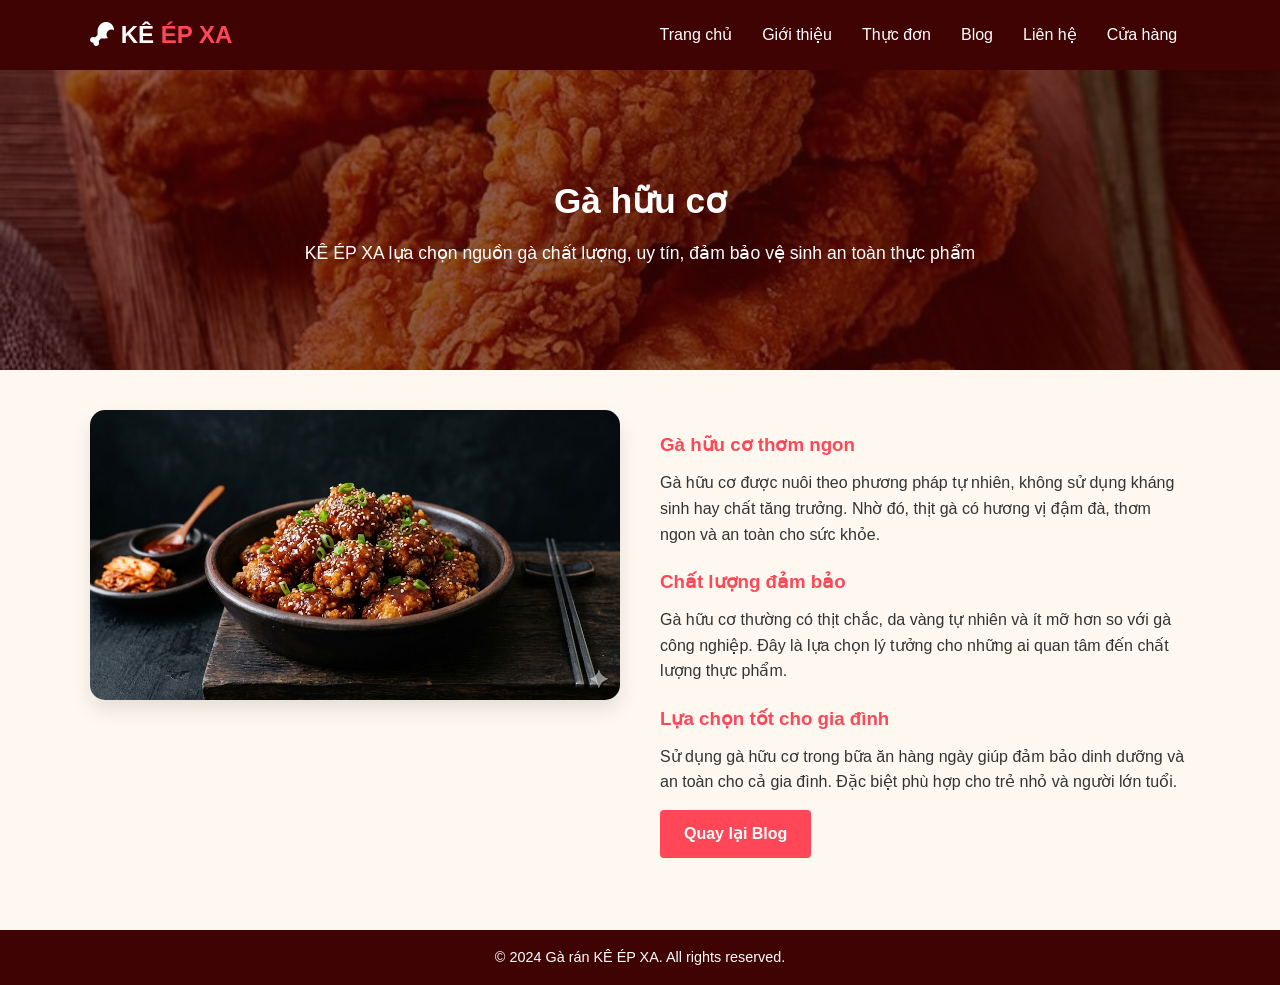
<file: ga-huu-co.html>
<!DOCTYPE html>
<html lang="vi">
<head>
  <meta charset="UTF-8">
  <meta name="viewport" content="width=device-width, initial-scale=1.0">
  <link rel="stylesheet" href="././css/blog.css">
  <link rel="stylesheet" href="https://cdnjs.cloudflare.com/ajax/libs/font-awesome/6.0.0/css/all.min.css">
</head>
<body>
<header class="header">
  <div class="container">
     <a href="index.html" class="logo">
        <i class="fa-solid fa-drumstick-bite"></i> KÊ <span> ÉP XA </span>
     </a>
    <nav class="navbar">
      <a href="index.html">Trang chủ</a>
      <a href="about.html">Giới thiệu</a>
      <a href="product.html">Thực đơn</a>
      <a href="./blog.html">Blog</a>
      <a href="contact.html">Liên hệ</a>
      <a href="shop.html">Cửa hàng</a>
    </nav>
  </div>
</header>


  <section id="page-header" class="about-header">
    <h2>Gà hữu cơ</h2>
    <p>KÊ ÉP XA lựa chọn nguồn gà chất lượng, uy tín, đảm bảo vệ sinh an toàn thực phẩm</p>
  </section>
  
<section class="blog-content container">

  <div class="blog-item">
    <div class="blog-img">
      <img src="./img/gà viên.jpg" alt="Combo gà rán gia đình">
    </div>

    <div class="blog-text">
        <h3>Gà hữu cơ thơm ngon</h3>
        <p>Gà hữu cơ được nuôi theo phương pháp tự nhiên, không sử dụng kháng sinh hay chất tăng trưởng. Nhờ đó, thịt gà có hương vị đậm đà, thơm ngon và an toàn cho sức khỏe.</p>
        <h3>Chất lượng đảm bảo</h3>
        <p>Gà hữu cơ thường có thịt chắc, da vàng tự nhiên và ít mỡ hơn so với gà công nghiệp. Đây là lựa chọn lý tưởng cho những ai quan tâm đến chất lượng thực phẩm.</p>
        <h3>Lựa chọn tốt cho gia đình</h3>
        <p>Sử dụng gà hữu cơ trong bữa ăn hàng ngày giúp đảm bảo dinh dưỡng và an toàn cho cả gia đình. Đặc biệt phù hợp cho trẻ nhỏ và người lớn tuổi.</p>

      <a href="./blog.html" class="btn btn-primary">Quay lại Blog</a>
    </div>
  </div>

</section>

  <footer class="footer">
    <div class="container">
      <div class="footer-bottom">
        <p>&copy; 2024 Gà rán KÊ ÉP XA. All rights reserved.</p>
      </div>
    </div>
  </footer>
</body>
</html>
</file>
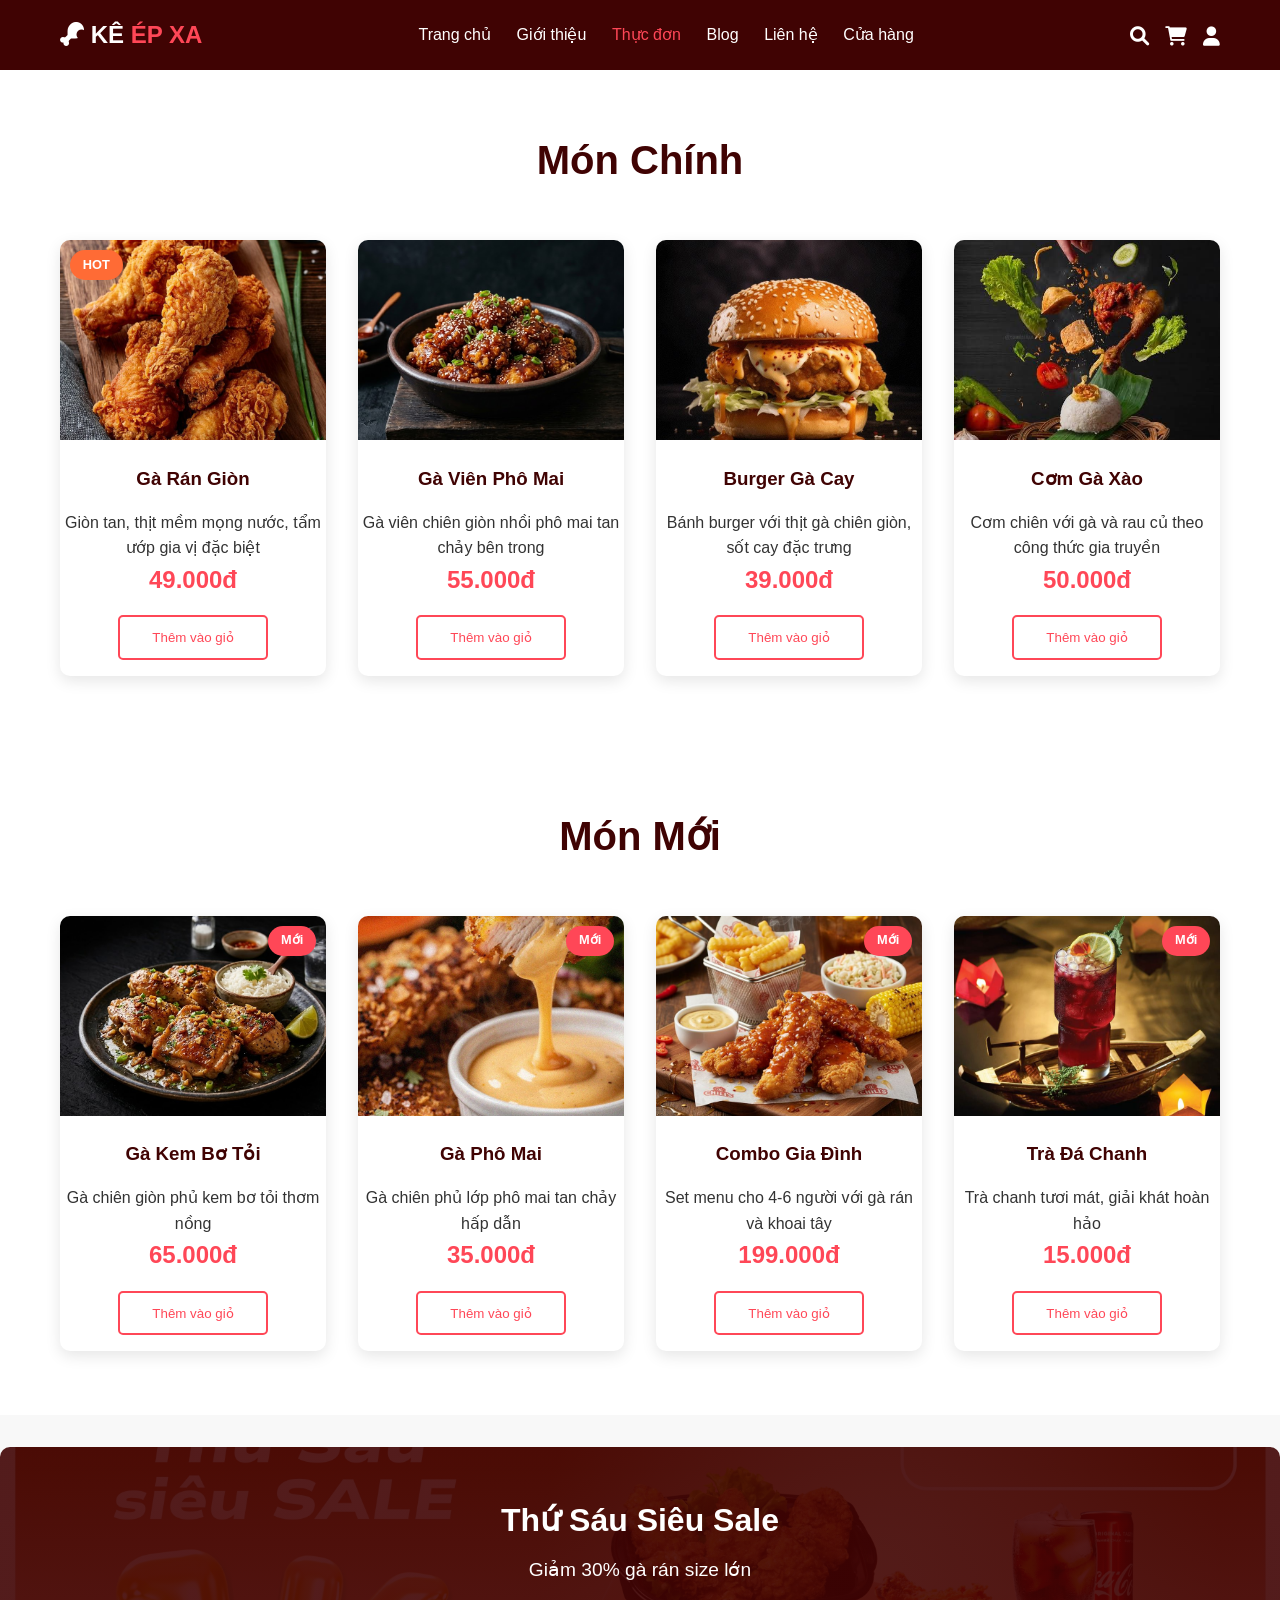
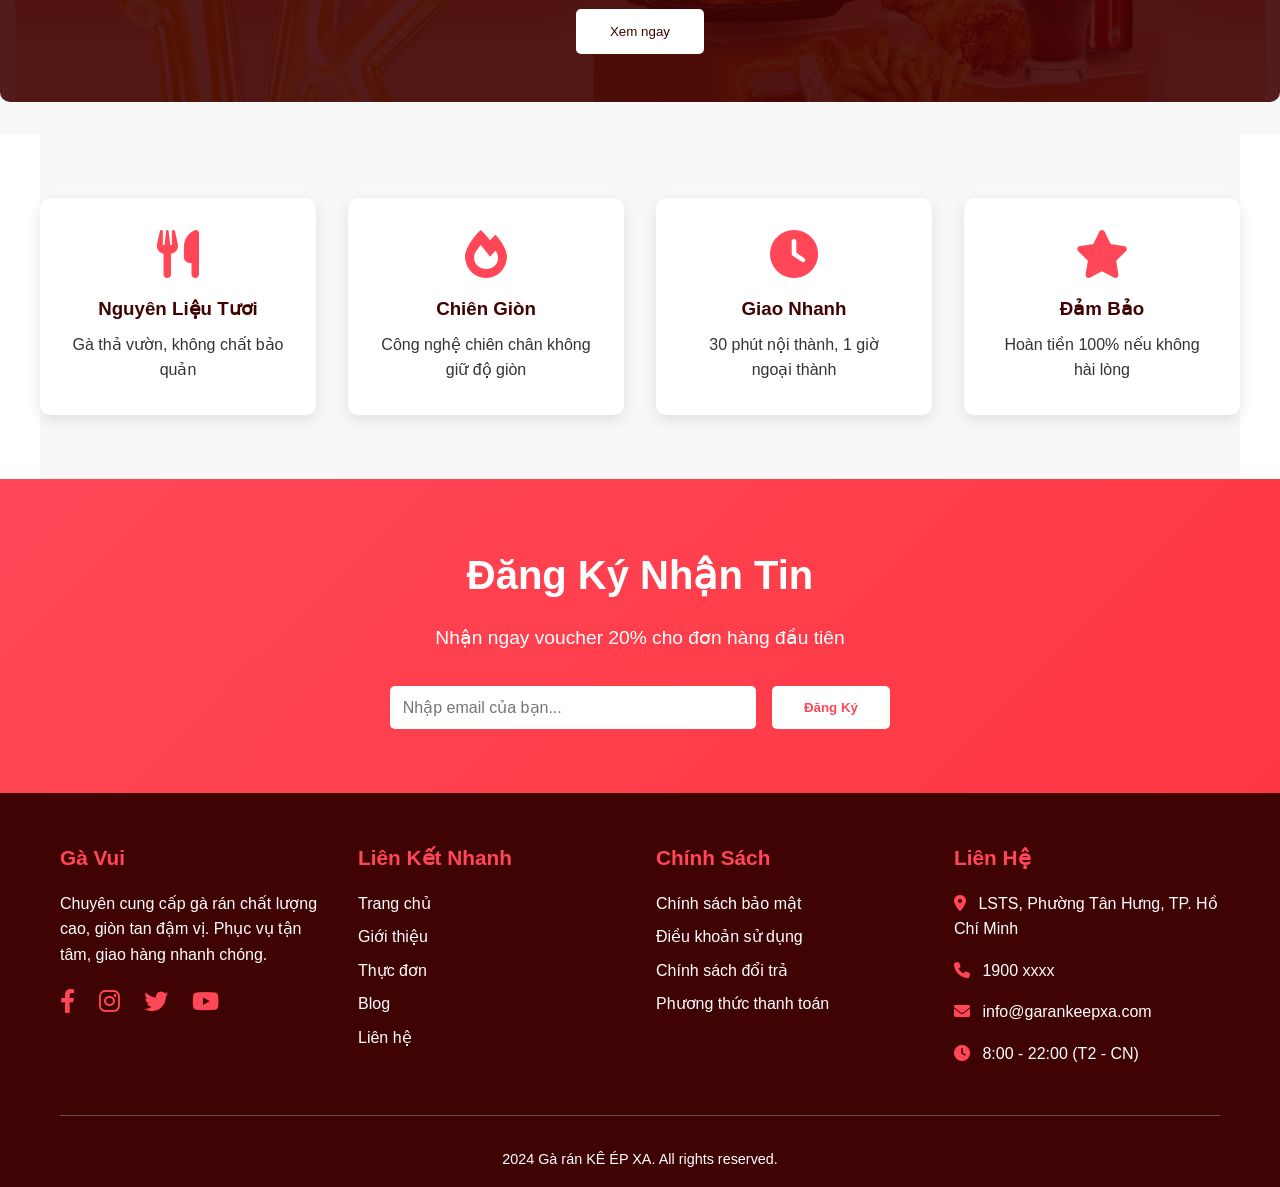
<file: product.html>
<!DOCTYPE html>
<html lang="vi">
<head>
    <meta charset="UTF-8">
    <meta name="viewport" content="width=device-width, initial-scale=1.0">
    <title>Thực Đơn - Gà Vui - Hương Vị Vàng Giòn</title>
    <link rel="stylesheet" href="./css/style.css">
    <link rel="stylesheet" href="https://cdnjs.cloudflare.com/ajax/libs/font-awesome/6.0.0/css/all.min.css">
    <script src="./js/main.js" defer></script>
</head>
<body>
    <header class="header">
        <div class="container">
            <a href="index.html" class="logo">
                <i class="fa-solid fa-drumstick-bite"></i> KÊ <span> ÉP XA </span>
            </a>
            <nav class="navbar">
                <a href="index.html">Trang chủ</a>
                <a href="about.html">Giới thiệu</a>
                <a class="active" href="product.html">Thực đơn</a>
                <a href="./blog.html">Blog</a>
                <a href="contact.html">Liên hệ</a>
                <a href="shop.html">Cửa hàng</a>
            </nav>
            <div class="icons">
                <i class="fa-solid fa-magnifying-glass"></i>
                <i class="fa-solid fa-cart-shopping"></i>
                <i class="fa-solid fa-user"></i>
            </div>
        </div>
    </header>

    <section class="about-header">
        <h2>Thực Đơn Của Chúng Tôi</h2>
        <p>Khám phá các món ăn ngon từ gà rán đến combo gia đình</p>
    </section>

    <section class="products section-padding" id="products">
        <div class="container">
            <h2 class="section-title">Món Chính</h2>
            <div class="product-grid">
                <div class="product-card">
                    <div class="product-img">
                        <span class="hot-tag">HOT</span>
                        <img src="./img/gà rán.jpg" alt="Gà rán">
                    </div>
                    <h3>Gà Rán Giòn</h3>
                    <p>Giòn tan, thịt mềm mọng nước, tẩm ướp gia vị đặc biệt</p>
                    <p class="price">49.000đ</p>
                    <button class="btn btn-outline">Thêm vào giỏ</button>
                </div>
                <div class="product-card">
                    <div class="product-img">
                        <img src="./img/gà viên.jpg" alt="Gà viên">
                    </div>
                    <h3>Gà Viên Phô Mai</h3>
                    <p>Gà viên chiên giòn nhồi phô mai tan chảy bên trong</p>
                    <p class="price">55.000đ</p>
                    <button class="btn btn-outline">Thêm vào giỏ</button>
                </div>
                <div class="product-card">
                    <div class="product-img">
                        <img src="./img/burger gà.jpg" alt="Burger gà">
                    </div>
                    <h3>Burger Gà Cay</h3>
                    <p>Bánh burger với thịt gà chiên giòn, sốt cay đặc trưng</p>
                    <p class="price">39.000đ</p>
                    <button class="btn btn-outline">Thêm vào giỏ</button>
                </div>
                <div class="product-card">
                    <div class="product-img">
                        <img src="./img/cơm gà.jpg" alt="Cơm gà">
                    </div>
                    <h3>Cơm Gà Xào</h3>
                    <p>Cơm chiên với gà và rau củ theo công thức gia truyền</p>
                    <p class="price">50.000đ</p>
                    <button class="btn btn-outline">Thêm vào giỏ</button>
                </div>
            </div>
        </div>
    </section>

    <section class="new-products section-padding" id="new-products">
        <div class="container">
            <h2 class="section-title">Món Mới</h2>
            <div class="product-grid">
                <div class="product-card">
                    <div class="product-img">
                        <span class="new-tag">Mới</span>
                        <img src="./img/gà bơ tỏi.jpg" alt="Gà bơ tỏi">
                    </div>
                    <h3>Gà Kem Bơ Tỏi</h3>
                    <p>Gà chiên giòn phủ kem bơ tỏi thơm nồng</p>
                    <p class="price">65.000đ</p>
                    <button class="btn btn-outline">Thêm vào giỏ</button>
                </div>
                <div class="product-card">
                    <div class="product-img">
                        <span class="new-tag">Mới</span>
                        <img src="./img/gà kem.jpg" alt="Gà phô mai">
                    </div>
                    <h3>Gà Phô Mai</h3>
                    <p>Gà chiên phủ lớp phô mai tan chảy hấp dẫn</p>
                    <p class="price">35.000đ</p>
                    <button class="btn btn-outline">Thêm vào giỏ</button>
                </div>
                <div class="product-card">
                    <div class="product-img">
                        <span class="new-tag">Mới</span>
                        <img src="./img/combo.jpg" alt="Combo">
                    </div>
                    <h3>Combo Gia Đình</h3>
                    <p>Set menu cho 4-6 người với gà rán và khoai tây</p>
                    <p class="price">199.000đ</p>
                    <button class="btn btn-outline">Thêm vào giỏ</button>
                </div>
                <div class="product-card">
                    <div class="product-img">
                        <span class="new-tag">Mới</span>
                        <img src="./img/trààchanh.jpg" alt="Trà chanh">
                    </div>
                    <h3>Trà Đá Chanh</h3>
                    <p>Trà chanh tươi mát, giải khát hoàn hảo</p>
                    <p class="price">15.000đ</p>
                    <button class="btn btn-outline">Thêm vào giỏ</button>
                </div>
            </div>
        </div>
    </section>

    <section class="sm-banner">
        <div class="banner-box">
            <div class="banner-content">
                <h3>Thứ Sáu Siêu Sale</h3>
                <p>Giảm 30% gà rán size lớn</p>
                <button class="btn btn-white">Xem ngay</button>
            </div>
        </div>
    </section>

    <section class="features container">
        <div class="feature-box">
            <i class="fa-solid fa-utensils"></i>
            <h3>Nguyên Liệu Tươi</h3>
            <p>Gà thả vườn, không chất bảo quản</p>
        </div>
        <div class="feature-box">
            <i class="fa-solid fa-fire"></i>
            <h3>Chiên Giòn</h3>
            <p>Công nghệ chiên chân không giữ độ giòn</p>
        </div>
        <div class="feature-box">
            <i class="fa-solid fa-clock"></i>
            <h3>Giao Nhanh</h3>
            <p>30 phút nội thành, 1 giờ ngoại thành</p>
        </div>
        <div class="feature-box">
            <i class="fa-solid fa-star"></i>
            <h3>Đảm Bảo</h3>
            <p>Hoàn tiền 100% nếu không hài lòng</p>
        </div>
    </section>

    <section class="newsletter">
        <div class="container">
            <div class="newsletter-content">
                <h2>Đăng Ký Nhận Tin</h2>
                <p>Nhận ngay voucher 20% cho đơn hàng đầu tiên</p>
                <form class="newsletter-form">
                    <input type="email" placeholder="Nhập email của bạn...">
                    <button type="submit">Đăng Ký</button>
                </form>
            </div>
        </div>
    </section>

    <footer class="footer" id="footer">
        <div class="container">
            <div class="footer-content">
                <div class="footer-box">
                    <h3>Gà Vui</h3>
                    <p>Chuyên cung cấp gà rán chất lượng cao, giòn tan đậm vị. Phục vụ tận tâm, giao hàng nhanh chóng.</p>
                    <div class="social-links">
                        <a href="#"><i class="fa-brands fa-facebook-f"></i></a>
                        <a href="#"><i class="fa-brands fa-instagram"></i></a>
                        <a href="#"><i class="fa-brands fa-twitter"></i></a>
                        <a href="#"><i class="fa-brands fa-youtube"></i></a>
                    </div>
                </div>
                <div class="footer-box">
                    <h3>Liên Kết Nhanh</h3>
                    <ul>
                        <li><a href="index.html">Trang chủ</a></li>
                        <li><a href="about.html">Giới thiệu</a></li>
                        <li><a href="product.html">Thực đơn</a></li>
                        <li><a href="blog.html">Blog</a></li>
                        <li><a href="contact.html">Liên hệ</a></li>
                    </ul>
                </div>
                <div class="footer-box">
                    <h3>Chính Sách</h3>
                    <ul>
                        <li><a href="#">Chính sách bảo mật</a></li>
                        <li><a href="#">Điều khoản sử dụng</a></li>
                        <li><a href="#">Chính sách đổi trả</a></li>
                        <li><a href="#">Phương thức thanh toán</a></li>
                    </ul>
                </div>
                <div class="footer-box">
                    <h3>Liên Hệ</h3>
                    <p><i class="fa-solid fa-location-dot"></i> LSTS, Phường Tân Hưng, TP. Hồ Chí Minh</p>
                    <p><i class="fa-solid fa-phone"></i> 1900 xxxx</p>
                    <p><i class="fa-solid fa-envelope"></i> info@garankeepxa.com</p>
                    <p><i class="fa-solid fa-clock"></i> 8:00 - 22:00 (T2 - CN)</p>
                </div>
            </div>
            <div class="footer-bottom">
                <p> 2024 Gà rán KÊ ÉP XA. All rights reserved.</p>
            </div>
        </div>
    </footer>

</body>
</html>
</file>
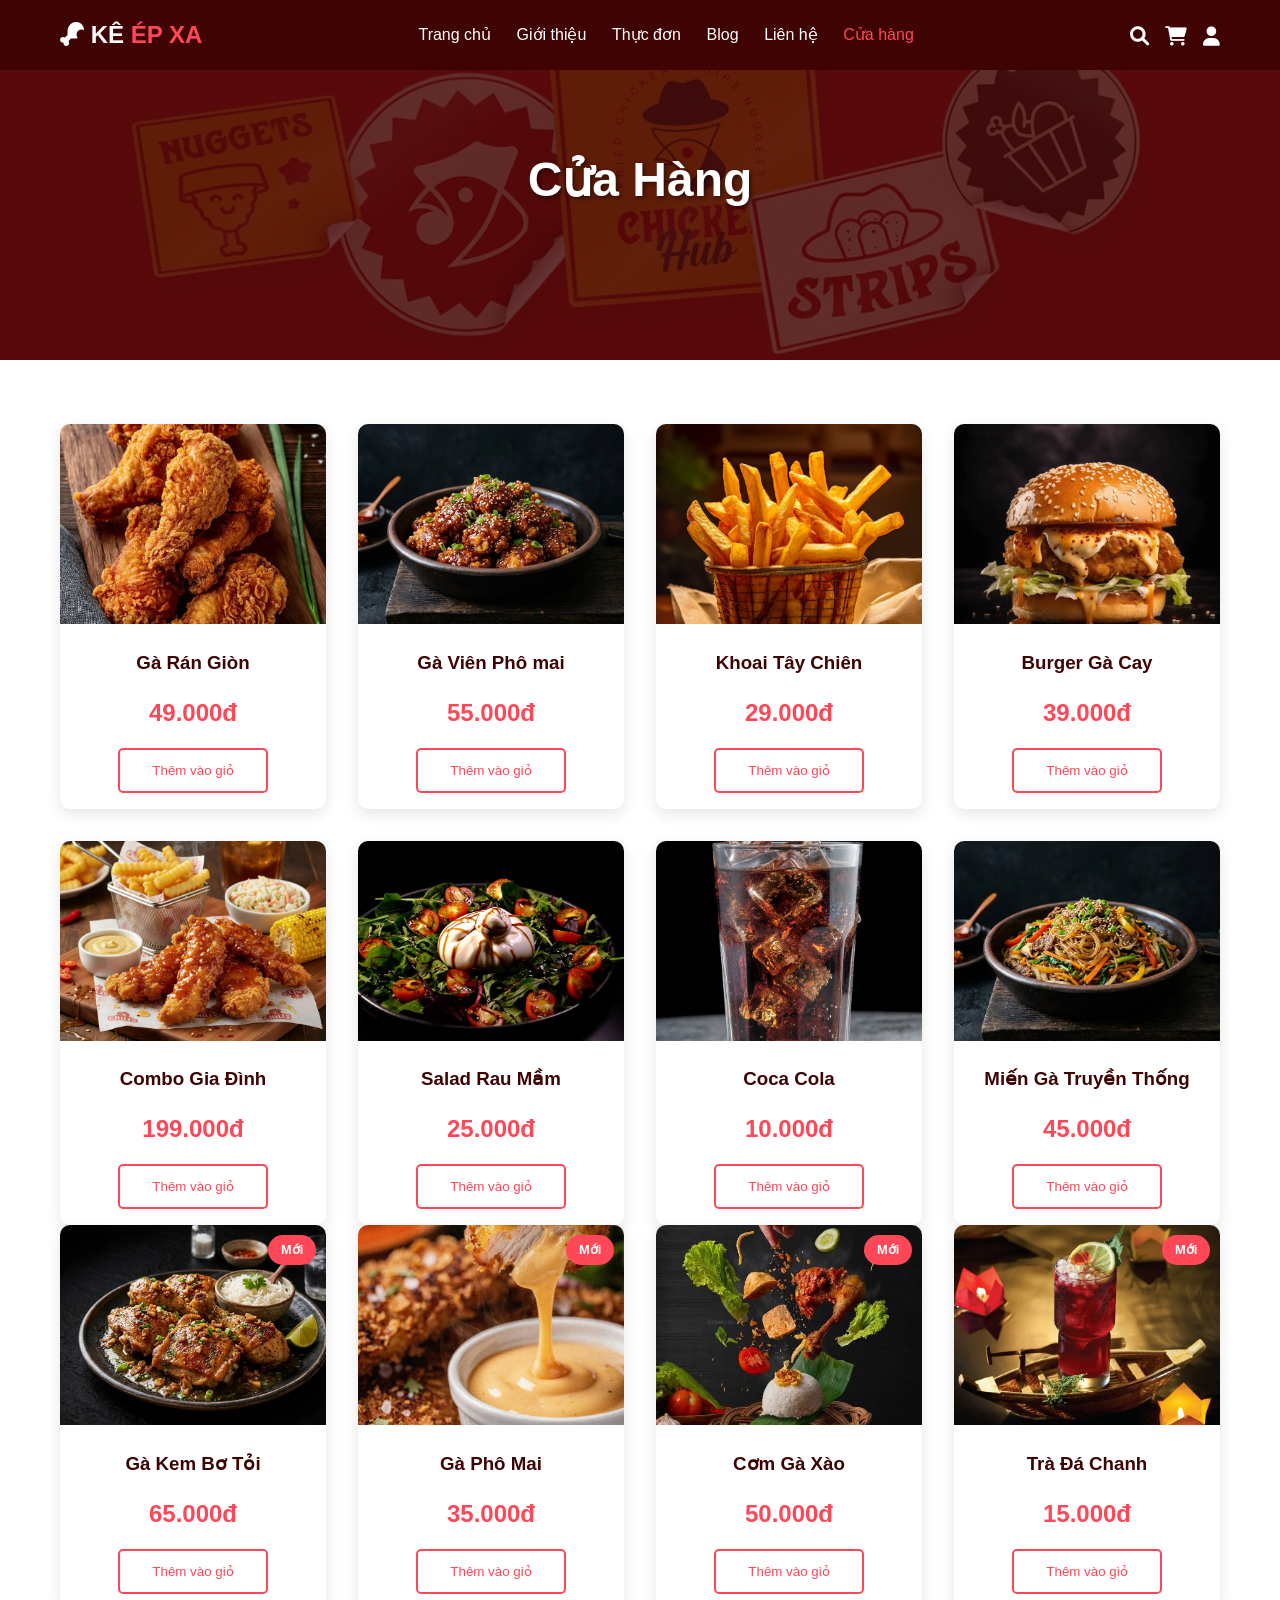
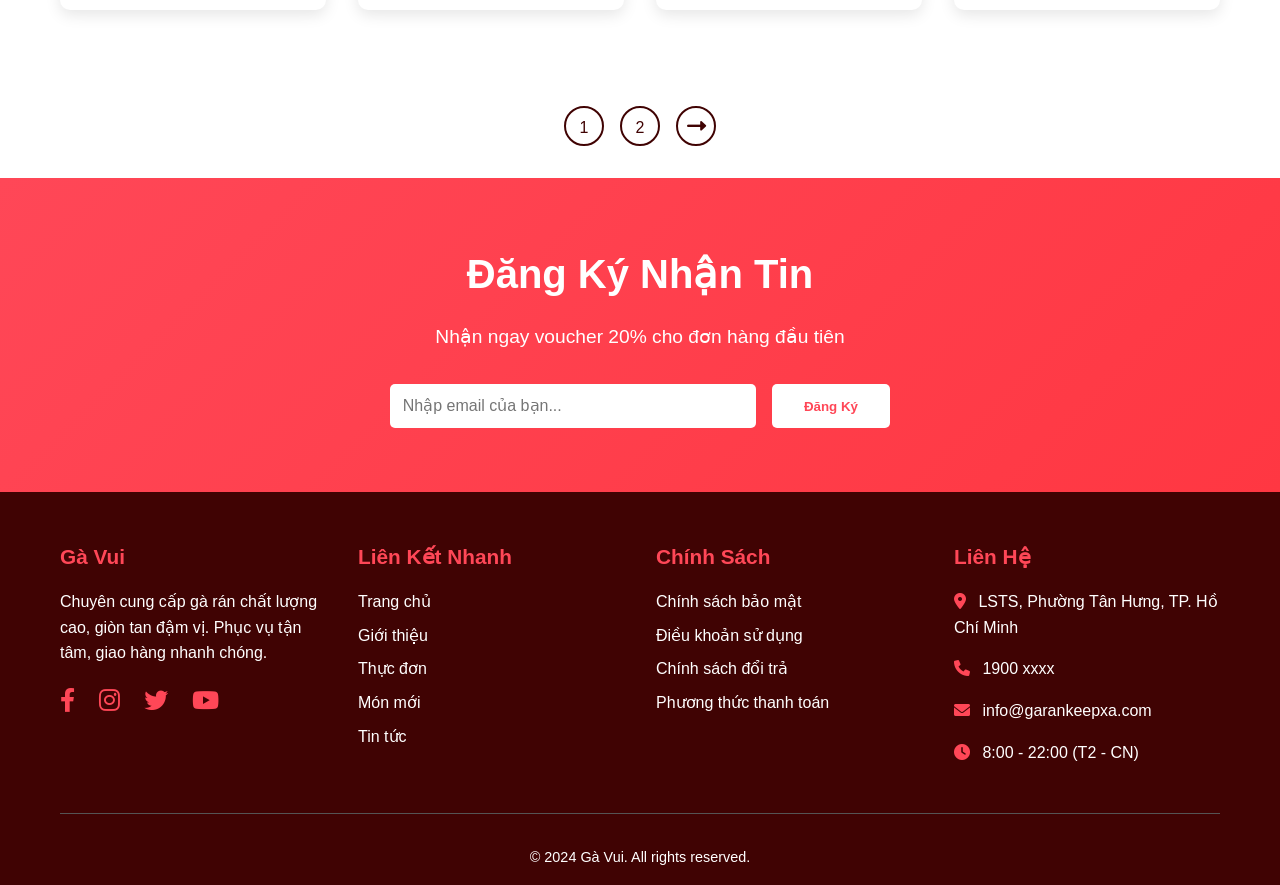
<file: shop.html>
<!DOCTYPE html>
<html lang="vi">
<head>
    <meta charset="UTF-8">
    <meta name="viewport" content="width=device-width, initial-scale=1.0">
    <title>Gà Vui - Hương Vị Vàng Giòn</title>
    <link rel="stylesheet" href="./css/style.css">
    <link rel="stylesheet" href="https://cdnjs.cloudflare.com/ajax/libs/font-awesome/6.0.0/css/all.min.css">
    <script src="./js/main.js" defer></script>
</head>
<body>

    <header class="header">
        <div class="container">
            <a href="#" class="logo">
                <i class="fa-solid fa-drumstick-bite"></i> KÊ <span> ÉP XA </span>
            </a>
            <nav class="navbar">
                <a href="index.html">Trang chủ</a>
                <a href="about.html">Giới thiệu</a>
                <a href="product.html">Thực đơn </a>
                <a href="./blog.html">Blog</a>
                <a href="contact.html">Liên hệ</a>
                <a class="active" href="shop.html">Cửa hàng</a>
            </nav>
            <div class="icons">
                <i class="fa-solid fa-magnifying-glass"></i>
                <i class="fa-solid fa-cart-shopping"></i>
                <i class="fa-solid fa-user"></i> 
            </div>
        </div>
    </header>

    <!-- Home Page -->
    <section id="shop-page-header">
    </section>

 <!-- Products -->
    <section class="products section-padding" id="products">
        <div class="container">
            <div class="product-grid">
                <div class="product-card">
                    <div class="product-img">
                        <img src="./img/gà rán.jpg" alt="Gà rán">
                    </div>
                    <h3>Gà Rán Giòn</h3>
                    <p class="price">49.000đ</p>
                    <button class="btn btn-outline">Thêm vào giỏ</button>
                </div>
                <div class="product-card">
                    <div class="product-img">
                        <img src="./img/gà viên.jpg" alt="Gà viên">
                    </div>
                    <h3>Gà Viên Phô mai</h3>
                    <p class="price">55.000đ</p>
                    <button class="btn btn-outline">Thêm vào giỏ</button>
                </div>
                <div class="product-card">
                    <div class="product-img">
                        <img src="./img/khoai tây chiên.jpg" alt="Khoai tây">
                    </div>
                    <h3>Khoai Tây Chiên</h3>
                    <p class="price">29.000đ</p>
                    <button class="btn btn-outline">Thêm vào giỏ</button>
                </div>
                <div class="product-card">
                    <div class="product-img">
                        <img src="./img/burger gà.jpg" alt="Burger">
                    </div>
                    <h3>Burger Gà Cay</h3>
                    <p class="price">39.000đ</p>
                    <button class="btn btn-outline">Thêm vào giỏ</button>
                </div>
                <div class="product-card">
                    <div class="product-img">
                        <img src="./img/combo.jpg" alt="Combo">
                    </div>
                    <h3>Combo Gia Đình</h3>
                    <p class="price">199.000đ</p>
                    <button class="btn btn-outline">Thêm vào giỏ</button>
                </div>
                <div class="product-card">
                    <div class="product-img">
                        <img src="./img/salad.jpg" alt="Salad">
                    </div>
                    <h3>Salad Rau Mầm</h3>
                    <p class="price">25.000đ</p>
                    <button class="btn btn-outline">Thêm vào giỏ</button>
                </div>
                <div class="product-card">
                    <div class="product-img">
                        <img src="./img/coca.jpg" alt="Nước">
                    </div>
                    <h3>Coca Cola</h3>
                    <p class="price">10.000đ</p>
                    <button class="btn btn-outline">Thêm vào giỏ</button>
                </div>
                <div class="product-card">
                    <div class="product-img">
                        <img src="./img/miến hàn quốc.jpg" alt="Miến">
                    </div>
                    <h3>Miến Gà Truyền Thống</h3>
                    <p class="price">45.000đ</p>
                    <button class="btn btn-outline">Thêm vào giỏ</button>
                </div>
            </div>
            <div class="product-grid">
                <div class="product-card">
                    <div class="product-img">
                        <span class="new-tag">Mới</span>
                        <img src="./img/gà bơ tỏi.jpg" alt="Gà mới">
                    </div>
                    <h3>Gà Kem Bơ Tỏi</h3>
                    <p class="price">65.000đ</p>
                    <button class="btn btn-outline">Thêm vào giỏ</button>
                </div>
                <div class="product-card">
                    <div class="product-img">
                        <span class="new-tag">Mới</span>
                        <img src="./img/gà kem.jpg" alt="Gà phô mai">
                    </div>
                    <h3>Gà Phô Mai</h3>
                    <p class="price">35.000đ</p>
                    <button class="btn btn-outline">Thêm vào giỏ</button>
                </div>
                <div class="product-card">
                    <div class="product-img">
                        <span class="new-tag">Mới</span>
                        <img src="./img/cơm gà.jpg" alt="Cơm gà">
                    </div>
                    <h3>Cơm Gà Xào</h3>
                    <p class="price">50.000đ</p>
                    <button class="btn btn-outline">Thêm vào giỏ</button>
                </div>
                <div class="product-card">
                    <div class="product-img">
                        <span class="new-tag">Mới</span>
                        <img src="./img/trààchanh.jpg" alt="Trà đá">
                    </div>
                    <h3>Trà Đá Chanh</h3>
                    <p class="price">15.000đ</p>
                    <button class="btn btn-outline">Thêm vào giỏ</button>
                </div>
            </div>
        </div>
    </section>

    <!-- Phân Trang -->
    <section id="pagination" class="section-p1">
        <a href="#">1</a>
        <a href="#">2</a>
        <a href=""><i class="fa fa-long-arrow-alt-right"></i></a>
    </section>
 

    <!-- Newsletter -->
    <section class="newsletter">
        <div class="container">
            <div class="newsletter-content">
                <h2>Đăng Ký Nhận Tin</h2>
                <p>Nhận ngay voucher 20% cho đơn hàng đầu tiên</p>
                <form class="newsletter-form">
                    <input type="email" placeholder="Nhập email của bạn...">
                    <button type="submit">Đăng Ký</button>
                </form>
            </div>
        </div>
    </section>

    <!-- Footer -->
    <footer class="footer" id="footer">
        <div class="container">
            <div class="footer-content">
                <div class="footer-box">
                    <h3>Gà Vui</h3>
                    <p>Chuyên cung cấp gà rán chất lượng cao, giòn tan đậm vị. Phục vụ tận tâm, giao hàng nhanh chóng.</p>
                    <div class="social-links">
                        <a href="#"><i class="fa-brands fa-facebook-f"></i></a>
                        <a href="#"><i class="fa-brands fa-instagram"></i></a>
                        <a href="#"><i class="fa-brands fa-twitter"></i></a>
                        <a href="#"><i class="fa-brands fa-youtube"></i></a>
                    </div>
                </div>
                <div class="footer-box">
                    <h3>Liên Kết Nhanh</h3>
                    <ul>
                        <li><a href="#">Trang chủ</a></li>
                        <li><a href="about.html">Giới thiệu</a></li>
                        <li><a href="#products">Thực đơn</a></li>
                        <li><a href="#new-products">Món mới</a></li>
                        <li><a href="#">Tin tức</a></li>
                    </ul>
                </div>
                <div class="footer-box">
                    <h3>Chính Sách</h3>
                    <ul>
                        <li><a href="#">Chính sách bảo mật</a></li>
                        <li><a href="#">Điều khoản sử dụng</a></li>
                        <li><a href="#">Chính sách đổi trả</a></li>
                        <li><a href="#">Phương thức thanh toán</a></li>
                    </ul>
                </div>
                <div class="footer-box">
                    <h3>Liên Hệ</h3>
                    <p><i class="fa-solid fa-location-dot"></i> LSTS, Phường Tân Hưng, TP. Hồ Chí Minh</p>
                    <p><i class="fa-solid fa-phone"></i> 1900 xxxx</p>
                    <p><i class="fa-solid fa-envelope"></i> info@garankeepxa.com</p>
                    <p><i class="fa-solid fa-clock"></i> 8:00 - 22:00 (T2 - CN)</p>
                </div>
            </div>
            <div class="footer-bottom">
                <p>&copy; 2024 Gà Vui. All rights reserved.</p>
            </div>
        </div>
    </footer>
</body>
</html>
</file>
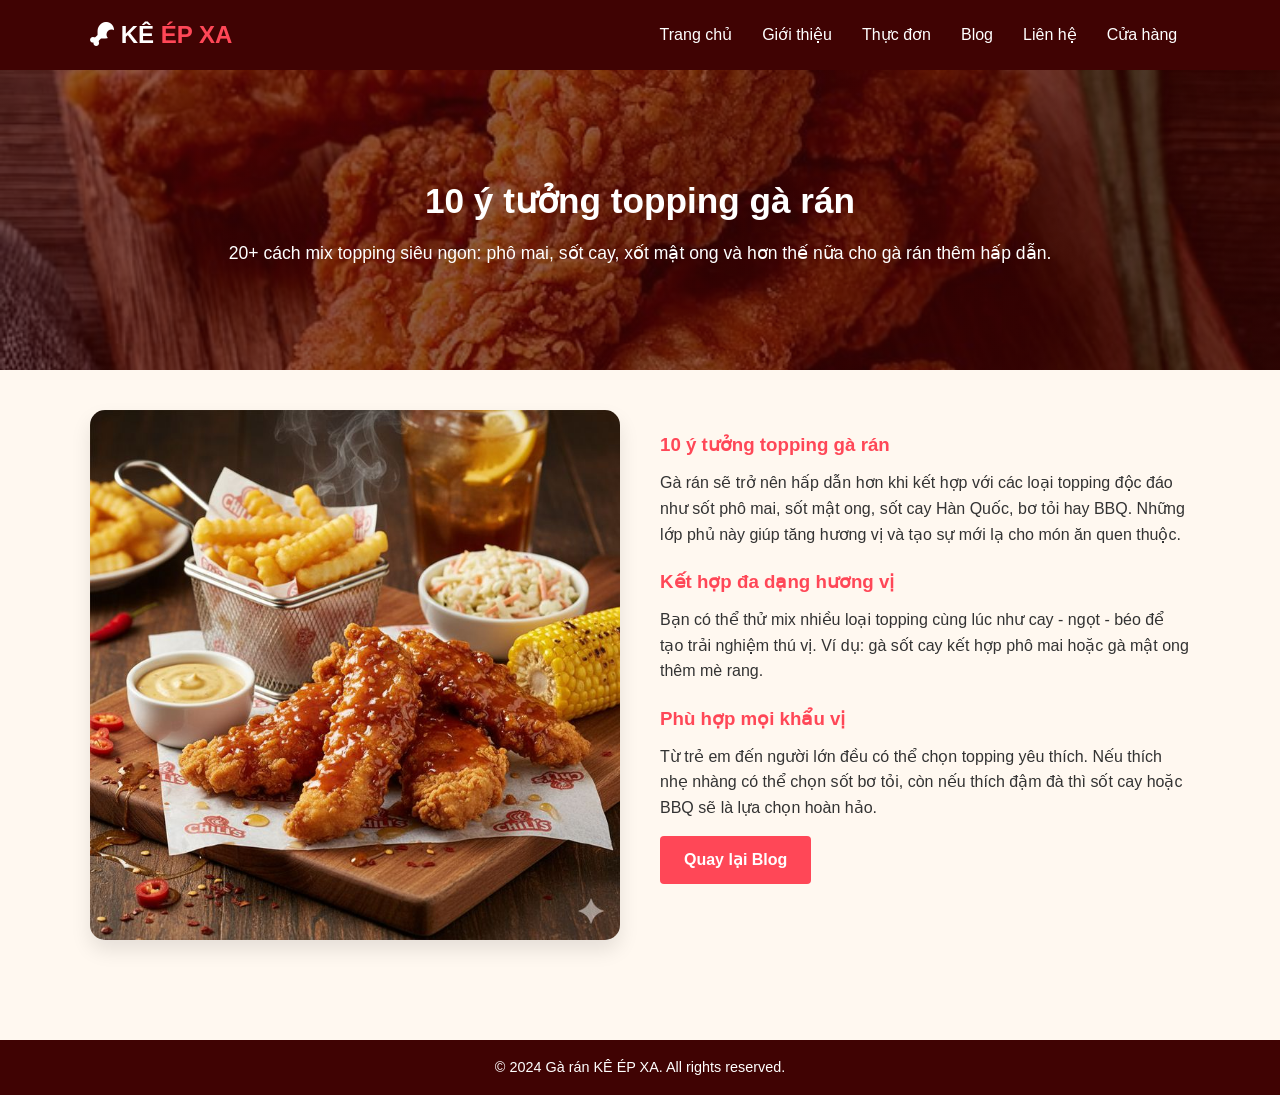
<file: toping-ga-ran.html>
<!DOCTYPE html>
<html lang="vi">
<head>
  <meta charset="UTF-8">
  <meta name="viewport" content="width=device-width, initial-scale=1.0">
  <link rel="stylesheet" href="./css/blog.css">
  <link rel="stylesheet" href="https://cdnjs.cloudflare.com/ajax/libs/font-awesome/6.0.0/css/all.min.css">
</head>
<body>
<header class="header">
  <div class="container">
     <a href="index.html" class="logo">
        <i class="fa-solid fa-drumstick-bite"></i> KÊ <span> ÉP XA </span>
     </a>
    <nav class="navbar">
      <a href="index.html">Trang chủ</a>
      <a href="about.html">Giới thiệu</a>
      <a href="product.html">Thực đơn</a>
      <a href="./blog.html">Blog</a>
      <a href="contact.html">Liên hệ</a>
      <a href="shop.html">Cửa hàng</a>
    </nav>
  </div>
</header>
  <section id="page-header" class="about-header">
    <h2>10 ý tưởng topping gà rán</h2>
    <p>20+ cách mix topping siêu ngon: phô mai, sốt cay, xốt mật ong và hơn thế nữa cho gà rán thêm hấp dẫn.</p>
  </section>
  
<section class="blog-content container">

  <div class="blog-item">
    <div class="blog-img">
      <img src="./img/combo.jpg" alt="Combo gà rán gia đình">
    </div>

    <div class="blog-text">
      <h3>10 ý tưởng topping gà rán</h3>
      <p>Gà rán sẽ trở nên hấp dẫn hơn khi kết hợp với các loại topping độc đáo như sốt phô mai, sốt mật ong, sốt cay Hàn Quốc, bơ tỏi hay BBQ. Những lớp phủ này giúp tăng hương vị và tạo sự mới lạ cho món ăn quen thuộc.</p>
      <h3>Kết hợp đa dạng hương vị</h3>
      <p>Bạn có thể thử mix nhiều loại topping cùng lúc như cay - ngọt - béo để tạo trải nghiệm thú vị. Ví dụ: gà sốt cay kết hợp phô mai hoặc gà mật ong thêm mè rang.</p>
      <h3>Phù hợp mọi khẩu vị</h3>
      <p>Từ trẻ em đến người lớn đều có thể chọn topping yêu thích. Nếu thích nhẹ nhàng có thể chọn sốt bơ tỏi, còn nếu thích đậm đà thì sốt cay hoặc BBQ sẽ là lựa chọn hoàn hảo.</p>

      <a href="./blog.html" class="btn btn-primary">Quay lại Blog</a>
    </div>
  </div>

</section>

  <footer class="footer">
    <div class="container">
      <div class="footer-bottom">
        <p>&copy; 2024 Gà rán KÊ ÉP XA. All rights reserved.</p>
      </div>
    </div>
  </footer>
</body>
</html>
</file>
<file: css/style.css>
/* Reset and base styles */
* {
  margin: 0;
  padding: 0;
  box-sizing: border-box;
}

body {
  font-family: 'Segoe UI', Tahoma, Geneva, Verdana, sans-serif;
  line-height: 1.6;
  color: #333;
  background-color: #fff;
}

/* Container */
.container {
  max-width: 1200px;
  margin: 0 auto;
  padding: 0 20px;
}

/* Header */
.header {
  background: #400303;
  padding: 1rem 0;
  position: fixed;
  width: 100%;
  top: 0;
  z-index: 1000;
}

.header .container {
  display: flex;
  justify-content: space-between;
  align-items: center;
}

.logo {
  font-size: 1.5rem;
  font-weight: 600;
  color: #fff;
  text-decoration: none;
}

.logo span {
  color: #ff4757;
}

.navbar {
  display: flex;
}

.navbar a {
  color: #fff;
  text-decoration: none;
  margin: 0 0.8rem;
  font-weight: 500;
  transition: color 0.3s ease;
}

.navbar a:hover,
.navbar a.active {
  color: #ff4757;
}

.icons {
  display: flex;
  gap: 1rem;
}

.icons i {
  color: #fff;
  font-size: 1.2rem;
  cursor: pointer;
}

.hero {
  background: linear-gradient(rgba(64, 3, 3, 0.8), rgba(64, 3, 3, 0.8)), url('../img/background.jpg') no-repeat center center/cover;
  height: 100vh;
  display: flex;
  align-items: center;
  justify-content: center;
  text-align: center;
  color: #fff;
  padding-top: 80px; /* Account for fixed header */
}

.hero-content h1 {
  font-size: 3rem;
  margin-bottom: 1rem;
}

.hero-content .highlight {
  color: #ff4757;
}

.hero-content p {
  font-size: 1.2rem;
  margin-bottom: 2rem;
  max-width: 600px;
  margin-left: auto;
  margin-right: auto;
}

/* Buttons */
.btn {
  display: inline-block;
  padding: 0.8rem 2rem;
  text-decoration: none;
  border-radius: 5px;
  font-weight: 500;
  transition: all 0.3s ease;
  cursor: pointer;
  border: none;
}

.btn-primary {
  background: #ff4757;
  color: #fff;
}

.btn-primary:hover {
  background: #ff3742;
}

.btn-outline {
  background: transparent;
  color: #ff4757;
  border: 2px solid #ff4757;
}

.btn-outline:hover {
  background: #ff4757;
  color: #fff;
}

/* Features Section */
.features {
  padding: 4rem 0;
  background: #f8f8f8;
  display: grid;
  grid-template-columns: repeat(auto-fit, minmax(250px, 1fr));
  gap: 2rem;
}

.feature-box {
  text-align: center;
  padding: 2rem;
  background: #fff;
  border-radius: 10px;
  box-shadow: 0 5px 15px rgba(0,0,0,0.1);
}

.feature-box i {
  font-size: 3rem;
  color: #ff4757;
  margin-bottom: 1rem;
}

.feature-box h3 {
  margin-bottom: 0.5rem;
  color: #400303;
}

/* Products Section */
.products {
  padding: 4rem 0;
}

.section-title {
  text-align: center;
  font-size: 2.5rem;
  margin-bottom: 3rem;
  color: #400303;
}

.product-grid {
  display: grid;
  grid-template-columns: repeat(auto-fit, minmax(250px, 1fr));
  gap: 2rem;
}

.product-card {
  background: #fff;
  border-radius: 10px;
  box-shadow: 0 5px 15px rgba(0,0,0,0.1);
  overflow: hidden;
  text-align: center;
  transition: transform 0.3s ease;
}

.product-card:hover {
  transform: translateY(-5px);
}

.product-img img {
  width: 100%;
  height: 200px;
  object-fit: cover;
}

.product-card h3 {
  padding: 1rem;
  color: #400303;
}

.price {
  font-size: 1.5rem;
  color: #ff4757;
  font-weight: bold;
  margin-bottom: 1rem;
}

.product-card .btn {
  margin-bottom: 1rem;
}

/* Blog Section */
#blog {
  padding: 4rem 0;
  background: #fff;
}

#blog .container {
  display: grid;
  grid-template-columns: repeat(auto-fit, minmax(300px, 1fr));
  gap: 2rem;
}

.blog-box {
  background: #fff;
  border-radius: 15px;
  box-shadow: 0 5px 15px rgba(0,0,0,0.1);
  overflow: hidden;
  transition: transform 0.3s ease, box-shadow 0.3s ease;
}

.blog-box:hover {
  transform: translateY(-5px);
  box-shadow: 0 10px 25px rgba(0,0,0,0.15);
}

.blog-img {
  position: relative;
  overflow: hidden;
}

.blog-img img {
  width: 100%;
  height: 200px;
  object-fit: cover;
  transition: transform 0.3s ease;
}

.blog-box:hover .blog-img img {
  transform: scale(1.05);
}

.blog-details {
  padding: 1.5rem;
}

.blog-details h4 {
  font-size: 1.3rem;
  margin-bottom: 0.8rem;
  color: #400303;
  font-weight: 600;
  line-height: 1.4;
}

.blog-details p {
  color: #666;
  line-height: 1.6;
  margin-bottom: 1.2rem;
}

.blog-details .btn {
  margin-top: 0.5rem;
}

/* Blog Item (for individual blog posts) */
.blog-item {
  display: grid;
  grid-template-columns: 1fr 1fr;
  gap: 3rem;
  align-items: start;
  margin: 3rem 0;
}

.blog-text {
  padding: 2rem 0;
}

.blog-text h3 {
  color: #ff4757;
  margin-bottom: 1rem;
  font-size: 1.8rem;
}

.blog-text p {
  line-height: 1.8;
  margin-bottom: 1.5rem;
  color: #555;
}

.blog-content {
  padding: 4rem 0;
}

.blog-content h3 {
  color: #ff4757;
  margin: 2rem 0 1rem;
  font-size: 1.5rem;
}

.blog-content p {
  margin-bottom: 1.5rem;
  line-height: 1.8;
}

.blog-content img {
  width: 100%;
  border-radius: 15px;
  margin: 2rem 0;
  box-shadow: 0 10px 20px rgba(0,0,0,0.1);
}

/* About Header
.about-header {
  background: linear-gradient(rgba(64, 3, 3, 0.6), rgba(64, 3, 3, 0.6)),
              url('../img/gà rán.jpg') center/cover no-repeat;
  height: 300px;
  display: flex;
  flex-direction: column;
  align-items: center;
  justify-content: center;
  color: #fff;
  text-align: center;
}

.about-header h2 {
  font-size: 2.2rem;
  margin-bottom: 10px;
}

.about-header p {
  font-size: 1.1rem;
} */

/* Section Padding */
.section-p1 {
  padding: 4rem 0;
}

/* Contact Details */
#contact-details {
  display: grid;
  grid-template-columns: 1fr 1fr;
  gap: 3rem;
  align-items: start;
}

.details {
  padding: 2rem;
  background: #f8f8f8;
  border-radius: 10px;
}

.details span {
  font-size: 0.9rem;
  color: #ff4757;
  font-weight: bold;
  text-transform: uppercase;
  letter-spacing: 1px;
}

.details h2 {
  font-size: 1.8rem;
  margin: 1rem 0 2rem;
  color: #400303;
}

.details h3 {
  font-size: 1.3rem;
  margin: 2rem 0 1rem;
  color: #400303;
}

.details li {
  list-style: none;
  margin-bottom: 1rem;
  display: flex;
  align-items: center;
}

.details li i {
  color: #ff4757;
  margin-right: 1rem;
  font-size: 1.2rem;
}

.details li p {
  margin: 0;
  line-height: 1.6;
}

.map iframe {
  width: 100%;
  height: 400px;
  border-radius: 10px;
  border: none;
}

/* Form Details */
#form-details {
  padding: 4rem 0;
  background: #fff;
}

#form-details h2 {
  text-align: center;
  font-size: 2rem;
  margin-bottom: 2rem;
  color: #400303;
}

#form-details form {
  max-width: 600px;
  margin: 0 auto;
  display: grid;
  gap: 1rem;
}

#form-details input,
#form-details textarea {
  width: 100%;
  padding: 1rem;
  border: 2px solid #ddd;
  border-radius: 5px;
  font-size: 1rem;
  font-family: inherit;
  transition: border-color 0.3s ease;
}

#form-details input:focus,
#form-details textarea:focus {
  outline: none;
  border-color: #ff4757;
}

#form-details textarea {
  resize: vertical;
  min-height: 150px;
}

.normal {
  background: #ff4757;
  color: #fff;
  border: none;
  padding: 1rem 2rem;
  border-radius: 5px;
  font-size: 1rem;
  font-weight: bold;
  cursor: pointer;
  transition: background 0.3s ease;
  width: fit-content;
  margin: 1rem auto 0;
  display: block;
}

.normal:hover {
  background: #ff3742;
}

.people {
  display: grid;
  grid-template-columns: repeat(auto-fit, minmax(250px, 1fr));
  gap: 2rem;
  margin-top: 3rem;
}

.people div {
  text-align: center;
  padding: 2rem;
  background: #f8f8f8;
  border-radius: 10px;
  transition: transform 0.3s ease;
}

.people div:hover {
  transform: translateY(-5px);
}

.people img {
  width: 100px;
  height: 100px;
  border-radius: 50%;
  object-fit: cover;
  margin-bottom: 1rem;
  border: 3px solid #ff4757;
}

.people span {
  font-weight: bold;
  color: #400303;
  display: block;
  margin-bottom: 0.5rem;
}

.people p {
  line-height: 1.6;
  color: #666;
}

/* Shop Page Header */
#shop-page-header {
  background: linear-gradient(rgba(64, 3, 3, 0.8), rgba(64, 3, 3, 0.8)), url('../img/bg-shop-header.jpg') center/cover no-repeat;
  height: 40vh;
  display: flex;
  align-items: center;
  justify-content: center;
  text-align: center;
  color: #fff;
}

#shop-page-header::before {
  content: "Cửa Hàng";
  font-size: 3rem;
  font-weight: bold;
  text-shadow: 2px 2px 4px rgba(0,0,0,0.5);
}

/* Pagination */
#pagination {
  display: flex;
  justify-content: center;
  align-items: center;
  gap: 1rem;
  padding: 2rem 0;
}

#pagination a {
  display: inline-block;
  width: 40px;
  height: 40px;
  line-height: 40px;
  text-align: center;
  text-decoration: none;
  color: #400303;
  background: #fff;
  border: 2px solid #400303;
  border-radius: 50%;
  font-weight: 500;
  transition: all 0.3s ease;
}

#pagination a:hover,
#pagination a.active {
  background: #400303;
  color: #fff;
  transform: scale(1.1);
}

#pagination a i {
  font-size: 1.2rem;
}

/* Responsive adjustments for shop */
@media (max-width: 768px) {
  #shop-page-header::before {
    font-size: 2rem;
  }

  #pagination {
    gap: 0.5rem;
  }

  #pagination a {
    width: 35px;
    height: 35px;
    line-height: 35px;
    font-size: 0.9rem;
  }
}

/* Newsletter Section */
.newsletter {
  background: linear-gradient(135deg, #ff4757, #ff3742);
  padding: 4rem 0;
  color: #fff;
  text-align: center;
}

.newsletter-content h2 {
  font-size: 2.5rem;
  margin-bottom: 1rem;
}

.newsletter-content p {
  font-size: 1.2rem;
  margin-bottom: 2rem;
}

.newsletter-form {
  display: flex;
  justify-content: center;
  gap: 1rem;
  max-width: 500px;
  margin: 0 auto;
}

.newsletter-form input {
  flex: 1;
  padding: 0.8rem;
  border: none;
  border-radius: 5px;
  font-size: 1rem;
}

.newsletter-form button {
  padding: 0.8rem 2rem;
  background: #fff;
  color: #ff4757;
  border: none;
  border-radius: 5px;
  font-weight: bold;
  cursor: pointer;
  transition: background 0.3s ease;
}

.newsletter-form button:hover {
  background: #f8f8f8;
}

/* Small Banner */
.sm-banner {
  padding: 2rem 0;
  background: #f8f8f8;
}

.banner-box {
  background: linear-gradient(rgba(64, 3, 3, 0.9), rgba(64, 3, 3, 0.9)), url('../img/banner.jpg') no-repeat center center/cover;
  padding: 3rem;
  border-radius: 10px;
  text-align: center;
  color: #fff;
}

.banner-content h3 {
  font-size: 2rem;
  margin-bottom: 0.5rem;
}

.banner-content p {
  font-size: 1.2rem;
  margin-bottom: 1.5rem;
}

.btn-white {
  background: #fff;
  color: #400303;
  border: 2px solid #fff;
}

.btn-white:hover {
  background: transparent;
  color: #fff;
}

/* New Products */
.new-products {
  padding: 4rem 0;
  background: #fff;
}

.new-tag {
  position: absolute;
  top: 10px;
  right: 10px;
  background: #ff4757;
  color: #fff;
  padding: 0.3rem 0.8rem;
  border-radius: 20px;
  font-size: 0.8rem;
  font-weight: bold;
}

.hot-tag {
  position: absolute;
  top: 10px;
  left: 10px;
  background: #ff6b35;
  color: #fff;
  padding: 0.3rem 0.8rem;
  border-radius: 20px;
  font-size: 0.8rem;
  font-weight: bold;
  animation: pulse 2s infinite;
}

@keyframes pulse {
  0% { transform: scale(1); }
  50% { transform: scale(1.1); }
  100% { transform: scale(1); }
}

.product-img {
  position: relative;
}

/* Footer */
.footer {
  background: #400303;
  color: #fff;
  padding: 3rem 0 1rem;
}

.footer-content {
  display: grid;
  grid-template-columns: repeat(auto-fit, minmax(250px, 1fr));
  gap: 2rem;
  margin-bottom: 2rem;
}

.footer-box h3 {
  color: #ff4757;
  margin-bottom: 1rem;
  font-size: 1.3rem;
}

.footer-box p {
  line-height: 1.6;
  margin-bottom: 1rem;
}

.social-links {
  display: flex;
  gap: 1rem;
}

.social-links a {
  color: #fff;
  font-size: 1.5rem;
  transition: color 0.3s ease;
}

.social-links a:hover {
  color: #ff4757;
}

.footer-box ul {
  list-style: none;
}

.footer-box ul li {
  margin-bottom: 0.5rem;
}

.footer-box ul li a {
  color: #fff;
  text-decoration: none;
  transition: color 0.3s ease;
}

.footer-box ul li a:hover {
  color: #ff4757;
}

.footer-box i {
  margin-right: 0.5rem;
  color: #ff4757;
}

.footer-bottom {
  text-align: center;
  padding-top: 2rem;
  border-top: 1px solid #555;
}

.footer-bottom p {
  font-size: 0.9rem;
  margin: 0;
}
 .about-hero {
  background: linear-gradient(rgba(64, 3, 3, 0.6), rgba(64, 3, 3, 0.6)), url('../img/combo.jpg') center/cover no-repeat;
  height: 300px;
  display: flex;
  align-items: center;
  justify-content: center;
  color: #fff;
  text-align: center;
}

.about-content { 
  padding: 60px 0; 
  line-height: 1.8; 
}

.about-grid { 
  display: grid; 
  grid-template-columns: 1fr 1fr; 
  gap: 40px; 
  align-items: center; 
}

.about-text h2 { 
  color: #ff4757; 
  margin-bottom: 20px; 
}

.about-img img { 
  width: 100%; 
  border-radius: 15px; 
  box-shadow: 0 10px 20px rgba(0,0,0,0.1); 
}

marquee { 
  background: #ffe3e9; 
  width: 100%; 
  padding: 10px 0; 
  font-weight: 600; 
}
.about-header {
    display: block;
    position: relative;
}
 @media (max-width: 768px) { .about-grid { grid-template-columns: 1fr;}}

/* Responsive */
@media (max-width: 768px) {
  .header .container {
    flex-direction: column;
    gap: 1rem;
  }

  .navbar {
    flex-wrap: wrap;
    justify-content: center;
  }

  .hero-content h1 {
    font-size: 2rem;
  }

  .features {
    grid-template-columns: 1fr;
  }

  .product-grid {
    grid-template-columns: 1fr;
  }

  .newsletter-form {
    flex-direction: column;
  }

  .banner-box {
    padding: 2rem;
  }

  .footer-content {
    grid-template-columns: 1fr;
    text-align: center;
  }

  .footer-content {
    grid-template-columns: 1fr;
    text-align: center;
  }

  .social-links {
    justify-content: center;
  }

  #contact-details {
    grid-template-columns: 1fr;
    gap: 2rem;
  }

  .people {
    grid-template-columns: 1fr;
  }


  #blog .container {
    grid-template-columns: 1fr;
  }

  .blog-item {
    grid-template-columns: 1fr;
    gap: 2rem;
  }
}
</file>
<file: css/blog.css>
* {
  margin: 0;
  padding: 0;
  box-sizing: border-box;
}

body {
  line-height: 1.6;
  font-family: 'Segoe UI', Tahoma, Geneva, Verdana, sans-serif;
  background-color: #fff8f0;
  color: #333;
}

.header {
  background: #400303;
  padding: 1rem 0;
}

.header .container {
  display: flex;
  justify-content: space-between;
  align-items: center;
}

.logo {
  font-size: 1.5rem;
  font-weight: 600;
  color: #fff;
  text-decoration: none;
}

.logo span {
  color: #ff4757;
}

.navbar a {
  color: #fff;
  text-decoration: none;
  margin: 0 0.8rem;
  font-weight: 500;
  transition: color 0.3s ease;
}

.navbar a:hover,
.navbar a.active {
  color: #ff4757;
}

.about-header {
  background: linear-gradient(rgba(64, 3, 3, 0.6), rgba(64, 3, 3, 0.6)), 
              url("../img/gà\ rán.jpg") center/cover no-repeat;
  height: 300px;
  display: flex;
  flex-direction: column;
  align-items: center;
  justify-content: center;
  color: #fff;
  text-align: center;
}

.about-header h2 {
  font-size: 2.2rem;
  margin-bottom: 10px;
}

.about-header p {
  font-size: 1.1rem;
}
.btn {
  display: inline-block;
  padding: 0.7rem 1.5rem;
  border-radius: 4px;
  text-decoration: none;
  font-weight: 600;
  transition: background 0.3s ease;
}

.btn-primary {
  background: #ff4757;
  color: #fff;
}

.btn-primary:hover {
  background: #e84118;
}


.footer {
  background: #400303;
  color: #fff;
  text-align: center;
  padding: 1rem 0;
  margin-top: 2rem;
}

.footer p {
  font-size: 0.9rem;
}

.blog-content {
  padding: 40px 0;
}

.blog-content img {
  width: 100%;
  border-radius: 15px;
  margin-bottom: 20px;
  box-shadow: 0 10px 20px rgba(0,0,0,0.1);
}

.blog-content h3 {
  color: #ff4757;
  margin-top: 20px;
  margin-bottom: 10px;
}

.blog-content p {
  margin-bottom: 15px;
}
.container {
  width: 90%;
  max-width: 1100px;
  margin: auto;
}
.blog-item {
  display: flex;
  gap: 40px;
  align-items: flex-start;
}

.blog-img {
  flex: 1;
}

.blog-img img {
  width: 100%;
  border-radius: 15px;
}

.blog-text {
  flex: 1;
}

@media (max-width: 768px) {
  .blog-item {
    flex-direction: column;
  }
}
</file>
